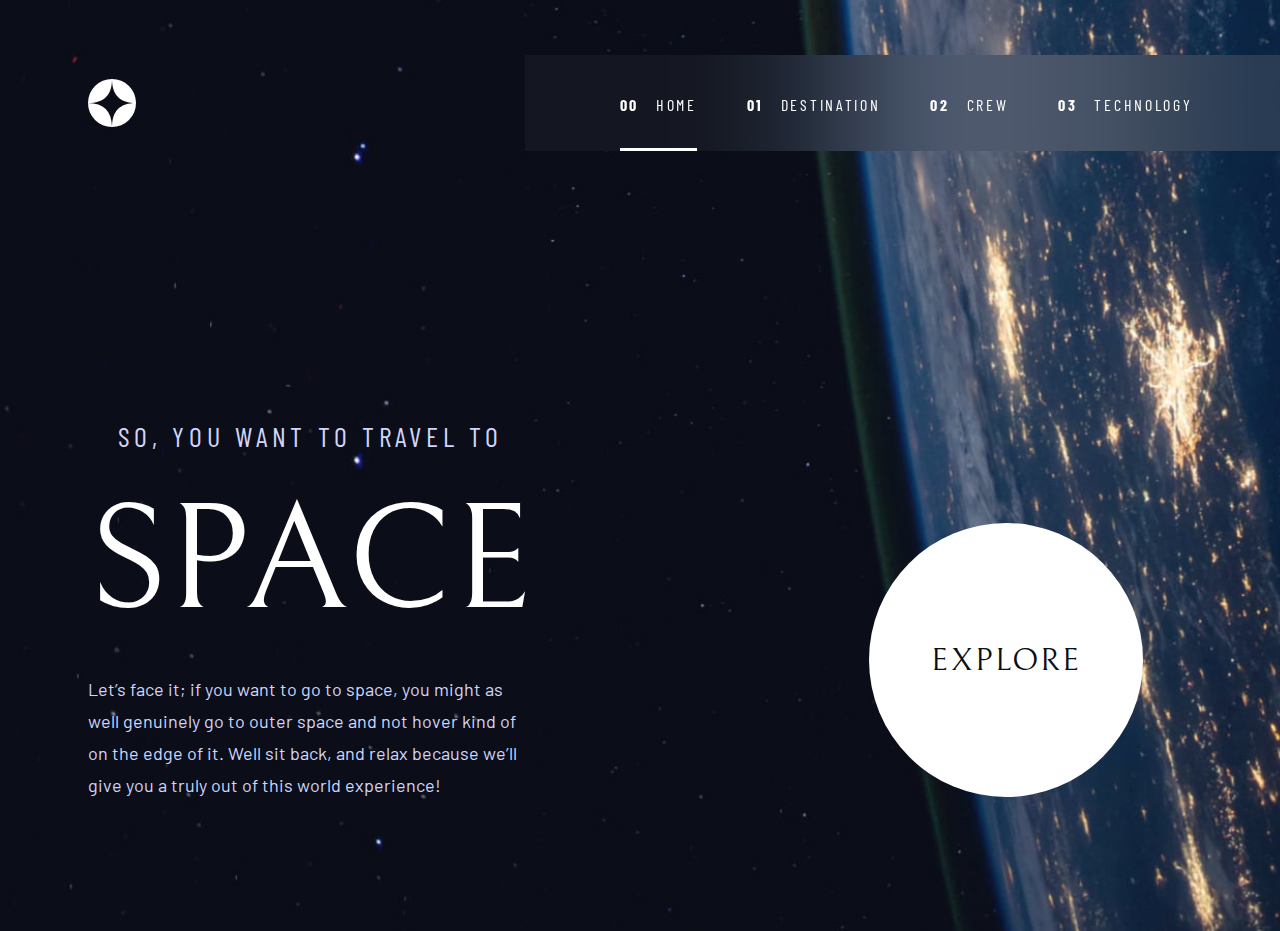
<file: index.html>
<!DOCTYPE html>
<html lang="en">
  <head>
    <meta charset="UTF-8" />
    <meta name="viewport" content="width=device-width, initial-scale=1.0" />
    <link rel="stylesheet" href="./css/index.css" />
    <link
      rel="icon"
      type="image/png"
      sizes="32x32"
      href="./assets/favicon-32x32.png" />

    <title>Frontend Mentor | Space tourism website</title>
    <link
      rel="stylesheet"
      href="https://site-assets.fontawesome.com/releases/v6.4.2/css/all.css" />
    <link
      rel="stylesheet"
      href="https://site-assets.fontawesome.com/releases/v6.4.2/css/sharp-solid.css" />
    <link
      rel="stylesheet"
      href="https://site-assets.fontawesome.com/releases/v6.4.2/css/sharp-regular.css" />
    <link
      rel="stylesheet"
      href="https://site-assets.fontawesome.com/releases/v6.4.2/css/sharp-light.css" />
  </head>
  <body>
    <header>
      <nav>
        <div class="nav_content container">
          <a class="logo" href="./index.html">
            <img src="./assets/shared/logo.svg" alt="" />
          </a>
          <input type="checkbox" id="check" />
          <label for="check" class="icons">
            <i class="fa-solid fa-bars" id="menu_bar"></i>
            <i class="fa-solid fa-xmark-large" id="close_bar"></i>
          </label>
          <ul class="navlist">
            <li class="link">
              <a href="#"><span>00</span> HOME</a>
            </li>
            <li class="link">
              <a href="./destination-moon.html"><span>01</span> DESTINATION</a>
            </li>
            <li class="link">
              <a href="./crew-commander.html"><span>02</span> CREW</a>
            </li>
            <li class="link">
              <a href="./technology-vehicle.html"><span>03</span> TECHNOLOGY</a>
            </li>
          </ul>
        </div>
      </nav>
      <div class="header_content container">
        <div class="header_text">
          <p>SO, YOU WANT TO TRAVEL TO</p>
          <h1>SPACE</h1>
          <p>
            Let’s face it; if you want to go to space, you might as well
            genuinely go to outer space and not hover kind of on the edge of it.
            Well sit back, and relax because we’ll give you a truly out of this
            world experience!
          </p>
        </div>
        <div class="header_btn">
          <button href="#">EXPLORE</button>
        </div>
      </div>
    </header>
  </body>
</html>
</file>
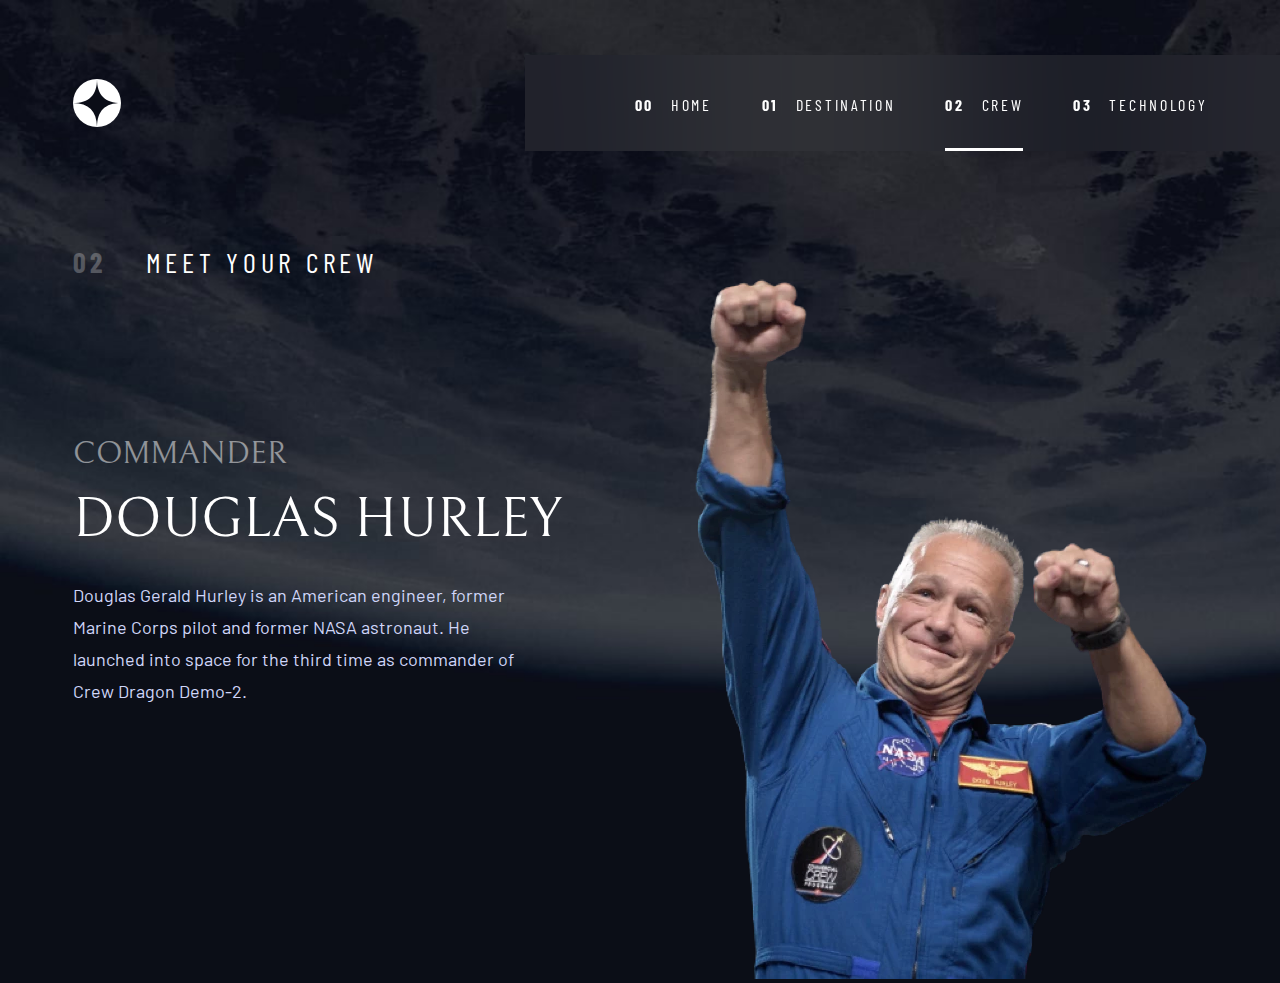
<file: crew-commander.html>
<!DOCTYPE html>
<html lang="en">
  <head>
    <meta charset="UTF-8" />
    <meta name="viewport" content="width=device-width, initial-scale=1.0" />
    <link rel="stylesheet" href="./css/crew.css" />
    <link
      rel="icon"
      type="image/png"
      sizes="32x32"
      href="./assets/favicon-32x32.png" />

    <title>Frontend Mentor | Space tourism website</title>
    <link
      rel="stylesheet"
      href="https://site-assets.fontawesome.com/releases/v6.4.2/css/all.css" />
    <link
      rel="stylesheet"
      href="https://site-assets.fontawesome.com/releases/v6.4.2/css/sharp-solid.css" />
    <link
      rel="stylesheet"
      href="https://site-assets.fontawesome.com/releases/v6.4.2/css/sharp-regular.css" />
    <link
      rel="stylesheet"
      href="https://site-assets.fontawesome.com/releases/v6.4.2/css/sharp-light.css" />
  </head>
  <body>
    <header>
      <nav>
        <div class="nav_content container">
          <a class="logo" href="./index.html">
            <img src="./assets/shared/logo.svg" alt="" />
          </a>
          <input type="checkbox" id="check" />
          <label for="check" class="icons">
            <i class="fa-solid fa-bars" id="menu_bar"></i>
            <i class="fa-solid fa-xmark-large" id="close_bar"></i>
          </label>
          <ul class="navlist">
            <li class="link">
              <a href="./index.html"><span>00</span> HOME</a>
            </li>
            <li class="link">
              <a href="./destination-moon.html"><span>01</span> DESTINATION</a>
            </li>
            <li class="link">
              <a href="#"><span>02</span> CREW</a>
            </li>
            <li class="link">
              <a href="./technology-vehicle.html"><span>03</span> TECHNOLOGY</a>
            </li>
          </ul>
        </div>
      </nav>
      <div class="header_content container">
      
        <div class="header_text">
          <div class="header_top_cnt">
            <h2>Commander</h2>
            <h1>Douglas Hurley</h1>
            <p>
              Douglas Gerald Hurley is an American engineer, former Marine Corps
              pilot and former NASA astronaut. He launched into space for the
              third time as commander of Crew Dragon Demo-2.
            </p>
          </div>

          <div class="links">
            <a href="#"><i class="fa-solid fa-circle"></i></a>
            <a href="./crew-specialist.html"
              ><i class="fa-solid fa-circle"></i
            ></a>
            <a href="./crew-pilot.html"><i class="fa-solid fa-circle"></i></a>
            <a href="./crew-engineer.html"
              ><i class="fa-solid fa-circle"></i
            ></a>
          </div>
        </div>
        <div class="header_img">
          <img src="./assets/crew/image-douglas-hurley.webp" alt="" />
        </div>
        <p><span>02</span> Meet your crew</p>
      </div>
    </header>
  </body>
</html>
</file>
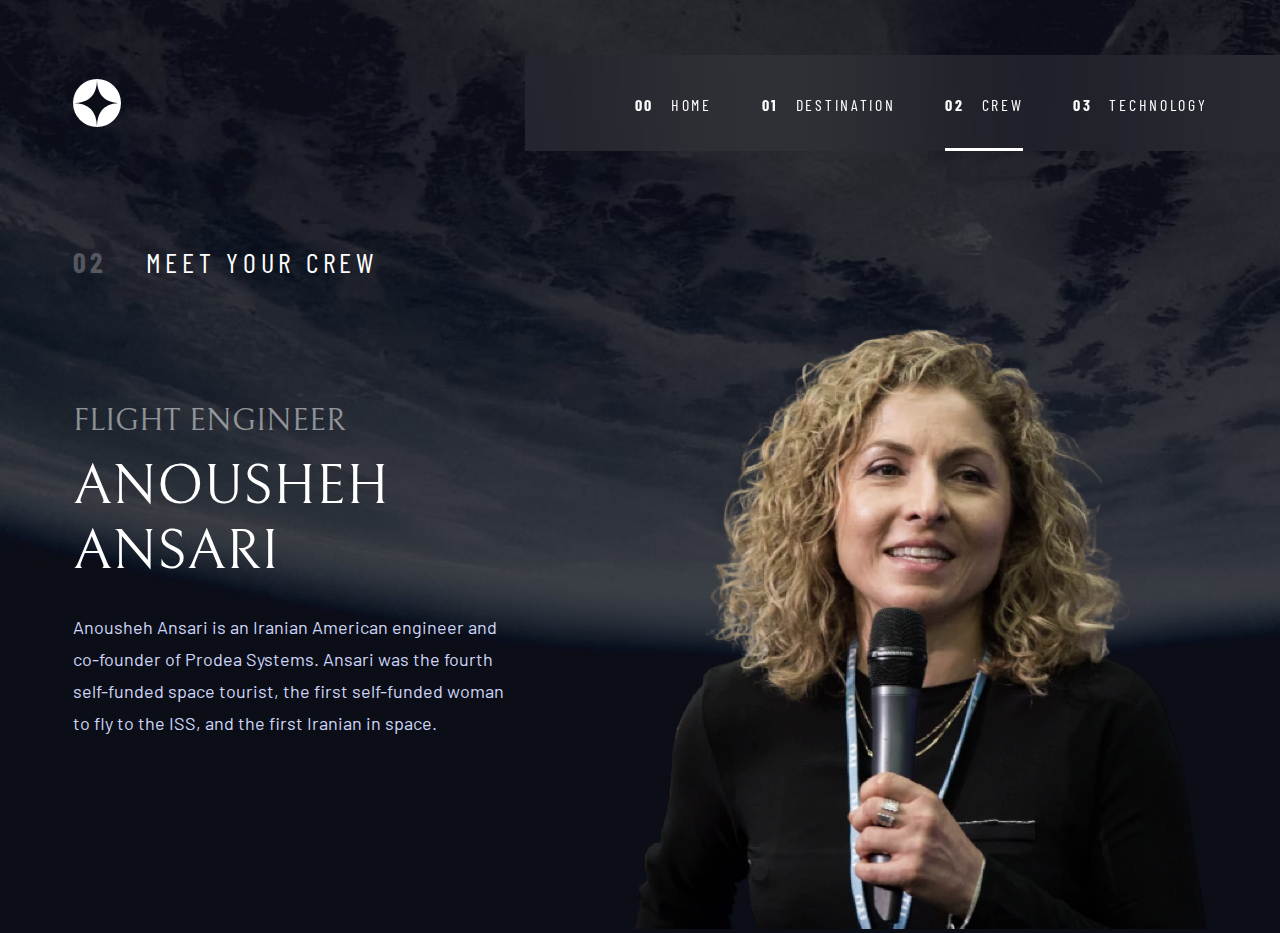
<file: crew-engineer.html>
<!DOCTYPE html>
<html lang="en">
  <head>
    <meta charset="UTF-8" />
    <meta name="viewport" content="width=device-width, initial-scale=1.0" />
    <link rel="stylesheet" href="./css/crew.css" />
    <link
      rel="icon"
      type="image/png"
      sizes="32x32"
      href="./assets/favicon-32x32.png" />

    <title>Frontend Mentor | Space tourism website</title>
    <link
      rel="stylesheet"
      href="https://site-assets.fontawesome.com/releases/v6.4.2/css/all.css" />
    <link
      rel="stylesheet"
      href="https://site-assets.fontawesome.com/releases/v6.4.2/css/sharp-solid.css" />
    <link
      rel="stylesheet"
      href="https://site-assets.fontawesome.com/releases/v6.4.2/css/sharp-regular.css" />
    <link
      rel="stylesheet"
      href="https://site-assets.fontawesome.com/releases/v6.4.2/css/sharp-light.css" />
  </head>
  <body>
    <header>
      <nav>
        <div class="nav_content container">
          <a class="logo" href="./index.html">
            <img src="./assets/shared/logo.svg" alt="" />
          </a>
          <input type="checkbox" id="check" />
          <label for="check" class="icons">
            <i class="fa-solid fa-bars" id="menu_bar"></i>
            <i class="fa-solid fa-xmark-large" id="close_bar"></i>
          </label>
          <ul class="navlist">
            <li class="link">
              <a href="./index.html"><span>00</span> HOME</a>
            </li>
            <li class="link">
              <a href="./destination-moon.html"><span>01</span> DESTINATION</a>
            </li>
            <li class="link">
              <a href="#"><span>02</span> CREW</a>
            </li>
            <li class="link">
              <a href="./technology-vehicle.html"><span>03</span> TECHNOLOGY</a>
            </li>
          </ul>
        </div>
      </nav>
      <div class="header_content header_content_4 container">
      
        <div class="header_text head_text_4">
          <div class="header_top_cnt header_top_cnt_4">
            <h2>Flight Engineer</h2>
            <h1>Anousheh Ansari</h1>
            <p>
              Anousheh Ansari is an Iranian American engineer and co-founder of
              Prodea Systems. Ansari was the fourth self-funded space tourist,
              the first self-funded woman to fly to the ISS, and the first
              Iranian in space.
            </p>
          </div>

          <div class="links links_sec4">
            <a href="./crew-commander.html"
              ><i class="fa-solid fa-circle"></i
            ></a>
            <a href="./crew-specialist.html"
              ><i class="fa-solid fa-circle"></i
            ></a>
            <a href="./crew-pilot.html"><i class="fa-solid fa-circle"></i></a>
            <a href="#"><i class="fa-solid fa-circle"></i></a>
          </div>
        </div>
        <div class="header_img">
          <img src="./assets/crew/image-anousheh-ansari.webp" alt="" />
        </div>
        <p><span>02</span> Meet your crew</p>
      </div>
    </header>
  </body>
</html>
</file>
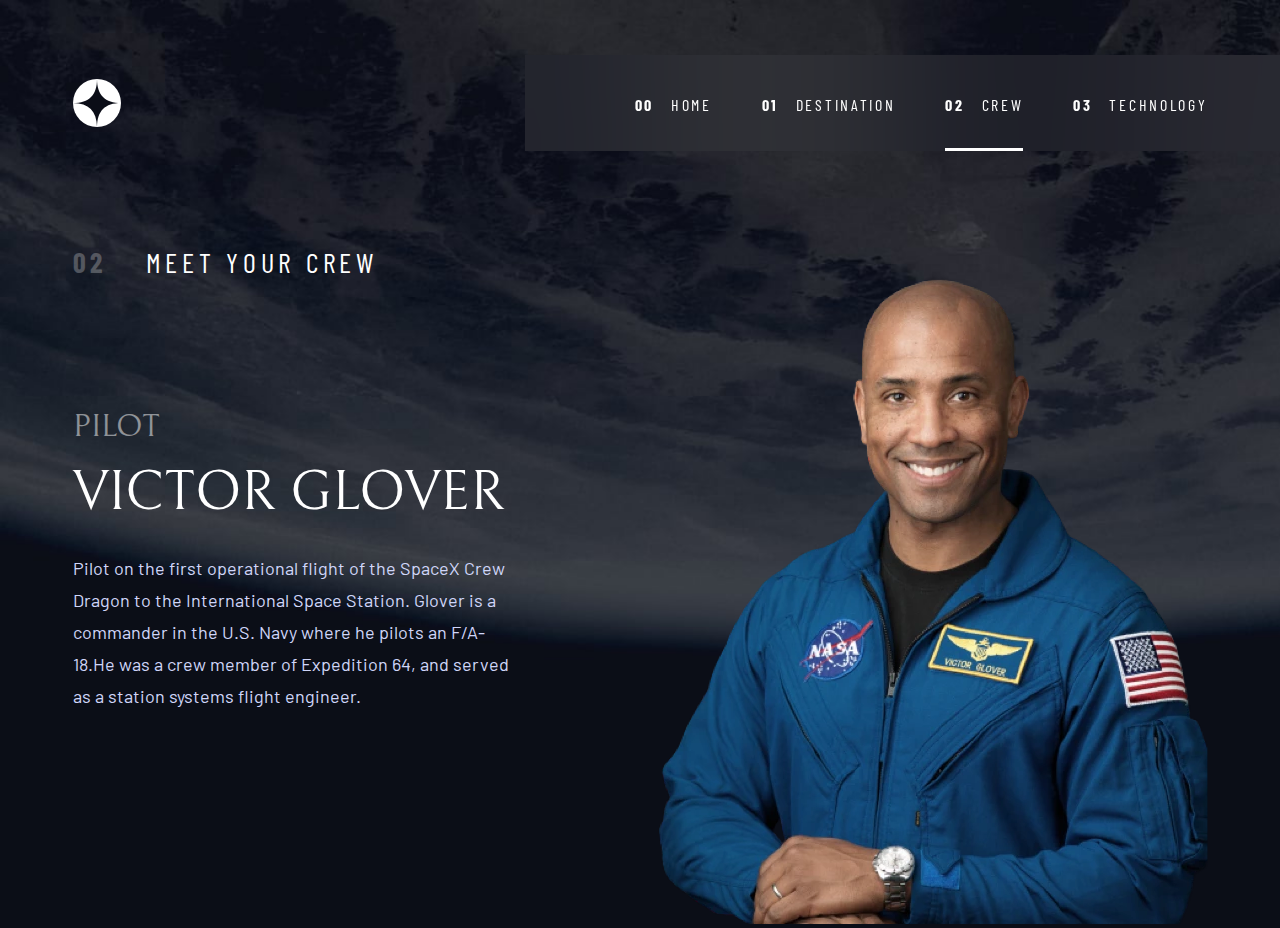
<file: crew-pilot.html>
<!DOCTYPE html>
<html lang="en">
  <head>
    <meta charset="UTF-8" />
    <meta name="viewport" content="width=device-width, initial-scale=1.0" />
    <link rel="stylesheet" href="./css/crew.css" />
    <link
      rel="icon"
      type="image/png"
      sizes="32x32"
      href="./assets/favicon-32x32.png" />

    <title>Frontend Mentor | Space tourism website</title>
    <link
      rel="stylesheet"
      href="https://site-assets.fontawesome.com/releases/v6.4.2/css/all.css" />
    <link
      rel="stylesheet"
      href="https://site-assets.fontawesome.com/releases/v6.4.2/css/sharp-solid.css" />
    <link
      rel="stylesheet"
      href="https://site-assets.fontawesome.com/releases/v6.4.2/css/sharp-regular.css" />
    <link
      rel="stylesheet"
      href="https://site-assets.fontawesome.com/releases/v6.4.2/css/sharp-light.css" />
  </head>
  <body>
    <header>
      <nav>
        <div class="nav_content container">
          <a class="logo" href="./index.html">
            <img src="./assets/shared/logo.svg" alt="" />
          </a>
          <input type="checkbox" id="check" />
          <label for="check" class="icons">
            <i class="fa-solid fa-bars" id="menu_bar"></i>
            <i class="fa-solid fa-xmark-large" id="close_bar"></i>
          </label>
          <ul class="navlist">
            <li class="link">
              <a href="./index.html"><span>00</span> HOME</a>
            </li>
            <li class="link">
              <a href="./destination-moon.html"><span>01</span> DESTINATION</a>
            </li>
            <li class="link">
              <a href="#"><span>02</span> CREW</a>
            </li>
            <li class="link">
              <a href="./technology-vehicle.html"><span>03</span> TECHNOLOGY</a>
            </li>
          </ul>
        </div>
      </nav>
      <div class="header_content container">
        <div class="header_text">
          <div class="header_top_cnt header_top_cnt_3">
            <h2>Pilot</h2>
            <h1>Victor Glover</h1>
            <p>
              Pilot on the first operational flight of the SpaceX Crew Dragon to
              the International Space Station. Glover is a commander in the U.S.
              Navy where he pilots an F/A-18.He was a crew member of Expedition
              64, and served as a station systems flight engineer.
            </p>
          </div>

          <div class="links links_sec3">
            <a href="./crew-commander.html"
              ><i class="fa-solid fa-circle"></i
            ></a>
            <a href="./crew-specialist.html"
              ><i class="fa-solid fa-circle"></i
            ></a>
            <a href="#"><i class="fa-solid fa-circle"></i></a>
            <a href="./crew-engineer.html"
              ><i class="fa-solid fa-circle"></i
            ></a>
          </div>
        </div>
        <div class="header_img">
          <img src="./assets/crew/image-victor-glover.webp" alt="" />
        </div>
        <p><span>02</span> Meet your crew</p>
      </div>
    </header>
  </body>
</html>
</file>
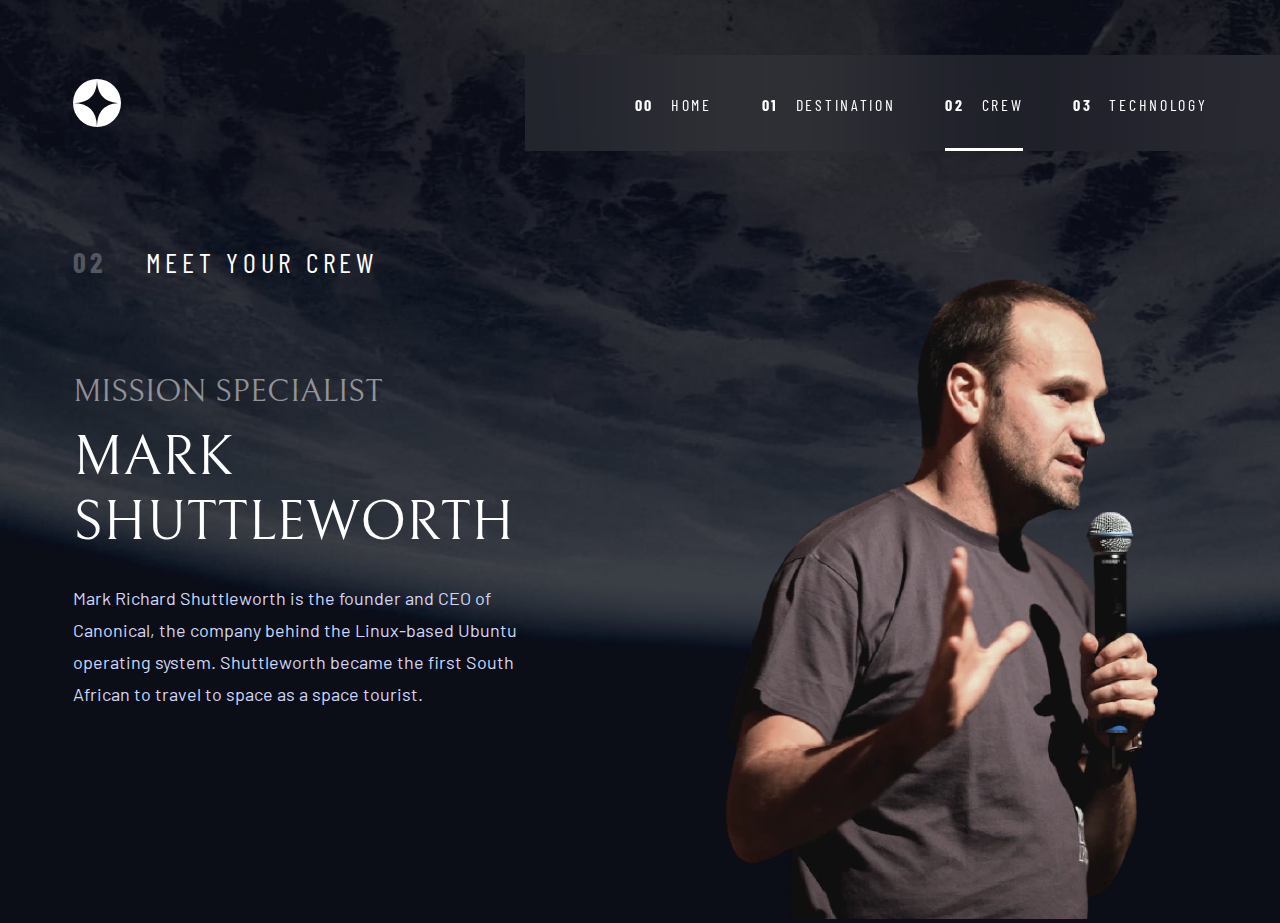
<file: crew-specialist.html>
<!DOCTYPE html>
<html lang="en">
  <head>
    <meta charset="UTF-8" />
    <meta name="viewport" content="width=device-width, initial-scale=1.0" />
    <link rel="stylesheet" href="./css/crew.css" />
    <link
      rel="icon"
      type="image/png"
      sizes="32x32"
      href="./assets/favicon-32x32.png" />

    <title>Frontend Mentor | Space tourism website</title>
    <link
      rel="stylesheet"
      href="https://site-assets.fontawesome.com/releases/v6.4.2/css/all.css" />
    <link
      rel="stylesheet"
      href="https://site-assets.fontawesome.com/releases/v6.4.2/css/sharp-solid.css" />
    <link
      rel="stylesheet"
      href="https://site-assets.fontawesome.com/releases/v6.4.2/css/sharp-regular.css" />
    <link
      rel="stylesheet"
      href="https://site-assets.fontawesome.com/releases/v6.4.2/css/sharp-light.css" />
  </head>
  <body>
    <header>
      <nav>
        <div class="nav_content container">
          <a class="logo" href="./index.html">
            <img src="./assets/shared/logo.svg" alt="" />
          </a>
          <input type="checkbox" id="check" />
          <label for="check" class="icons">
            <i class="fa-solid fa-bars" id="menu_bar"></i>
            <i class="fa-solid fa-xmark-large" id="close_bar"></i>
          </label>
          <ul class="navlist">
            <li class="link">
              <a href="./index.html"><span>00</span> HOME</a>
            </li>
            <li class="link">
              <a href="./destination-moon.html"><span>01</span> DESTINATION</a>
            </li>
            <li class="link">
              <a href="#"><span>02</span> CREW</a>
            </li>
            <li class="link">
              <a href="./technology-vehicle.html"><span>03</span> TECHNOLOGY</a>
            </li>
          </ul>
        </div>
      </nav>
      <div class="header_content header_content_2 container">
       
        <div class="header_text head_2">
          <div class="header_top_cnt header_top_cnt_2">
            <h2>Mission Specialist</h2>
            <h1>MARK SHUTTLEWORTH</h1>
            <p>
              Mark Richard Shuttleworth is the founder and CEO of Canonical, the
              company behind the Linux-based Ubuntu operating system.
              Shuttleworth became the first South African to travel to space as
              a space tourist.
            </p>
          </div>

          <div class="links links_sec2">
            <a href="./crew-commander.html"
              ><i class="fa-solid fa-circle"></i
            ></a>
            <a href="#"><i class="fa-solid fa-circle"></i></a>
            <a href="./crew-pilot.html"><i class="fa-solid fa-circle"></i></a>
            <a href="./crew-engineer.html"
              ><i class="fa-solid fa-circle"></i
            ></a>
          </div>
        </div>
        <div class="header_img specialist">
          <img src="./assets/crew/image-mark-shuttleworth.webp" alt="" />
        </div>
        <p><span>02</span> Meet your crew</p>
      </div>
    </header>
  </body>
</html>
</file>
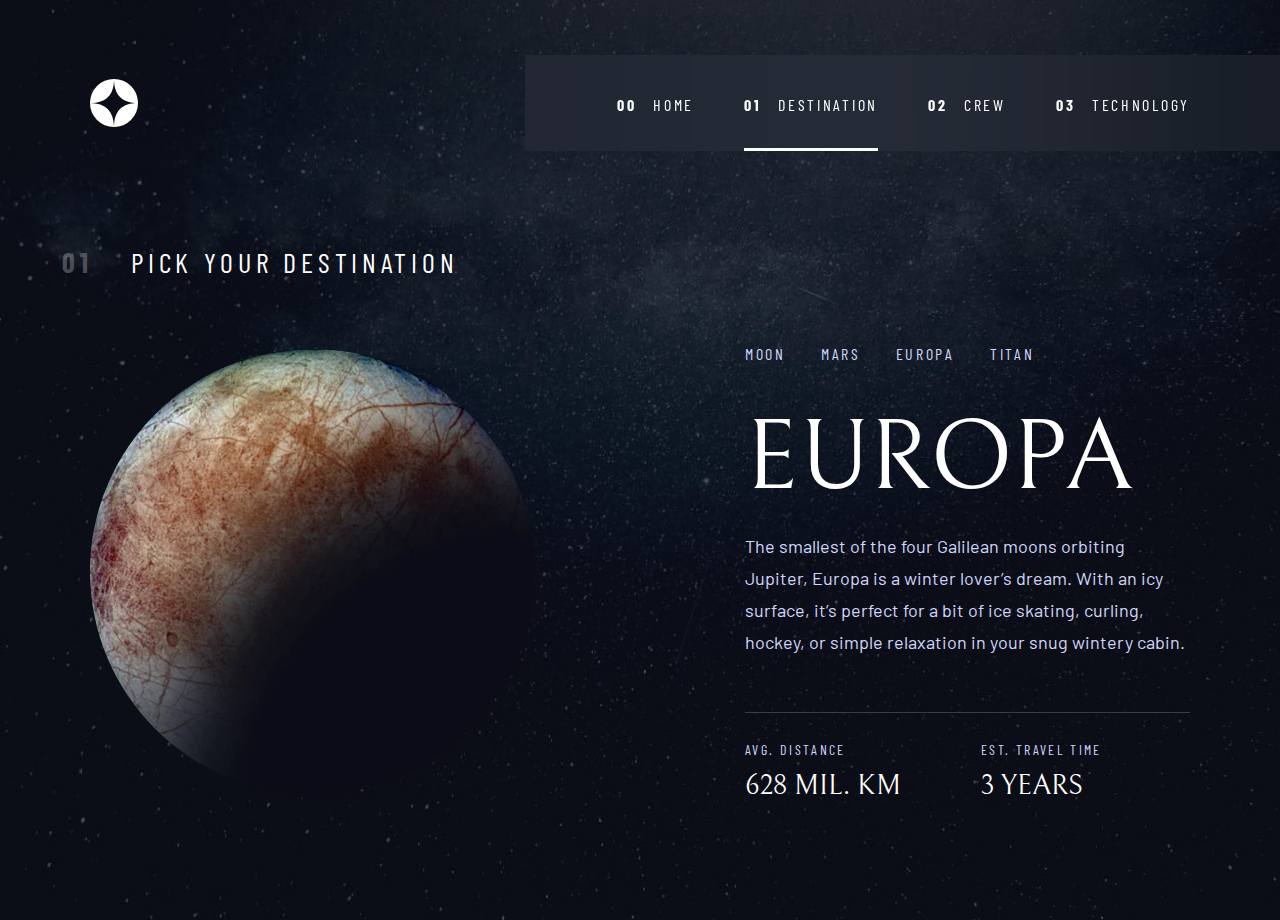
<file: destination-europa.html>
<!DOCTYPE html>
<html lang="en">
  <head>
    <meta charset="UTF-8" />
    <meta name="viewport" content="width=device-width, initial-scale=1.0" />

    <link
      rel="icon"
      type="image/png"
      sizes="32x32"
      href="./assets/favicon-32x32.png" />

    <title>Frontend Mentor | Space tourism website</title>
    <link
      rel="stylesheet"
      href="https://site-assets.fontawesome.com/releases/v6.4.2/css/all.css" />
    <link
      rel="stylesheet"
      href="https://site-assets.fontawesome.com/releases/v6.4.2/css/sharp-solid.css" />
    <link
      rel="stylesheet"
      href="https://site-assets.fontawesome.com/releases/v6.4.2/css/sharp-regular.css" />
    <link
      rel="stylesheet"
      href="https://site-assets.fontawesome.com/releases/v6.4.2/css/sharp-light.css" />
    <link rel="stylesheet" href="./css/moon.css" />
  </head>
  <body>
    <header>
      <nav>
        <div class="nav_content container">
          <a class="logo" href="./index.html">
            <img src="./assets/shared/logo.svg" alt="" />
          </a>
          <input type="checkbox" id="check" />
          <label for="check" class="icons">
            <i class="fa-solid fa-bars" id="menu_bar"></i>
            <i class="fa-solid fa-xmark-large" id="close_bar"></i>
          </label>
          <ul class="navlist">
            <li class="link">
              <a href="./index.html"><span>00</span> HOME</a>
            </li>
            <li class="link">
              <a href="#"><span>01</span> DESTINATION</a>
            </li>
            <li class="link">
              <a href="./crew-commander.html"><span>02</span> CREW</a>
            </li>
            <li class="link">
              <a href="./technology-vehicle.html"><span>03</span> TECHNOLOGY</a>
            </li>
          </ul>
        </div>
      </nav>
      <div class="header_content container">
        <p><span>01</span> Pick your destination</p>
        <div class="header_img">
          <img src="./assets/destination/image-europa.webp" alt="" />
        </div>
        <div class="header_text">
          <ul>
            <li class="destination_link">
              <a href="./destination-moon.html">MOON</a>
            </li>
            <li class="destination_link">
              <a href="./destination-mars.html">MARS</a>
            </li>
            <li class="destination_link">
              <a href="#">EUROPA</a>
            </li>
            <li class="destination_link">
              <a href="./destination-titan.html">TITAN</a>
            </li>
          </ul>
          <h1>EUROPA</h1>
          <p>
            The smallest of the four Galilean moons orbiting Jupiter, Europa is
            a winter lover’s dream. With an icy surface, it’s perfect for a bit
            of ice skating, curling, hockey, or simple relaxation in your snug
            wintery cabin.
          </p>
          <div class="information_boxes">
            <div class="info_box">
              <p>AVG. DISTANCE</p>
              <h2>628 MIL. km</h2>
            </div>
            <div class="info_box">
              <p>Est. travel time</p>
              <h2>3 YEARS</h2>
            </div>
          </div>
        </div>
      </div>
    </header>
  </body>
</html>
</file>
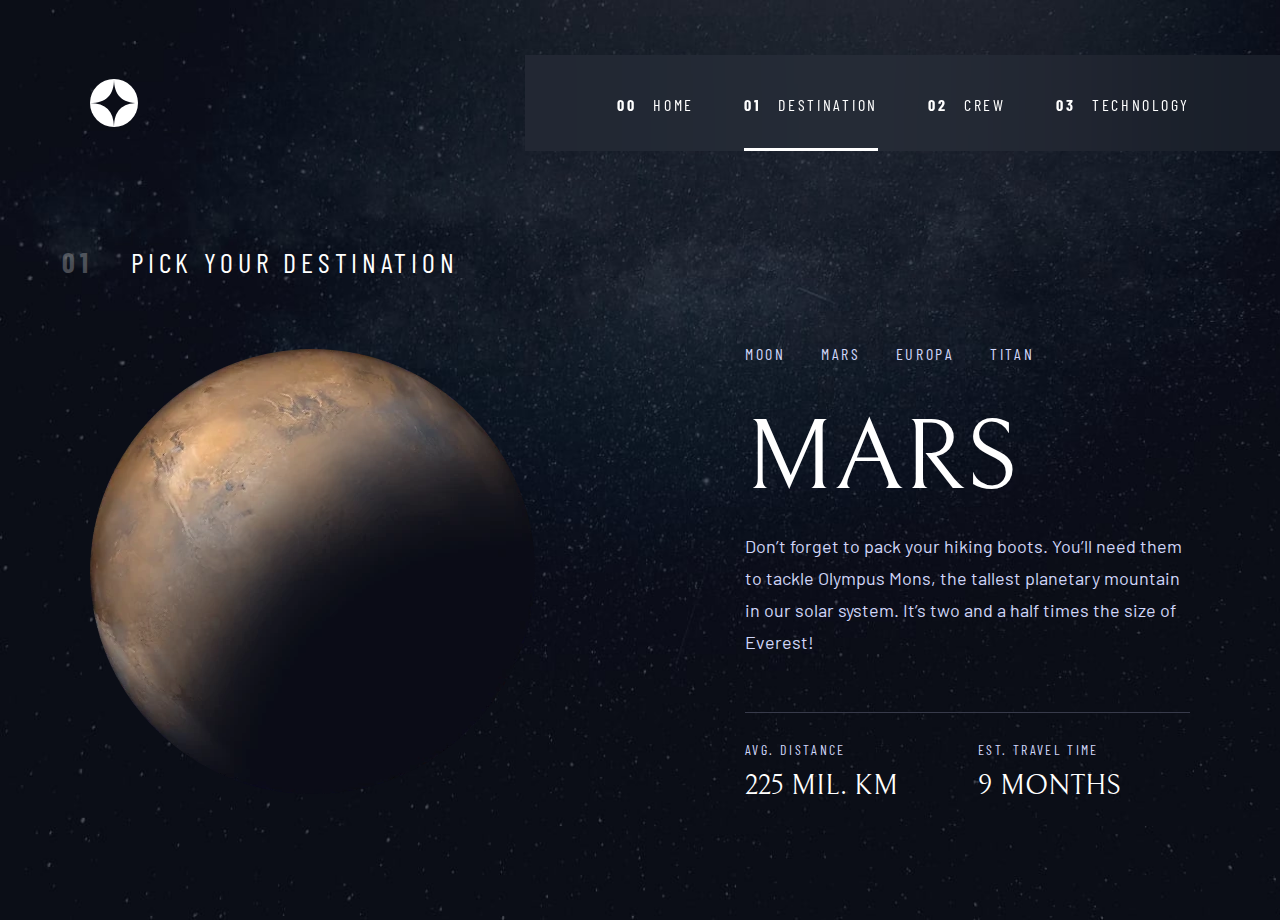
<file: destination-mars.html>
<!DOCTYPE html>
<html lang="en">
  <head>
    <meta charset="UTF-8" />
    <meta name="viewport" content="width=device-width, initial-scale=1.0" />

    <link
      rel="icon"
      type="image/png"
      sizes="32x32"
      href="./assets/favicon-32x32.png" />

    <title>Frontend Mentor | Space tourism website</title>
    <link
      rel="stylesheet"
      href="https://site-assets.fontawesome.com/releases/v6.4.2/css/all.css" />
    <link
      rel="stylesheet"
      href="https://site-assets.fontawesome.com/releases/v6.4.2/css/sharp-solid.css" />
    <link
      rel="stylesheet"
      href="https://site-assets.fontawesome.com/releases/v6.4.2/css/sharp-regular.css" />
    <link
      rel="stylesheet"
      href="https://site-assets.fontawesome.com/releases/v6.4.2/css/sharp-light.css" />
    <link rel="stylesheet" href="./css/moon.css" />
  </head>
  <body>
    <header>
      <nav>
        <div class="nav_content container">
          <a class="logo" href="./index.html">
            <img src="./assets/shared/logo.svg" alt="" />
          </a>
          <input type="checkbox" id="check" />
          <label for="check" class="icons">
            <i class="fa-solid fa-bars" id="menu_bar"></i>
            <i class="fa-solid fa-xmark-large" id="close_bar"></i>
          </label>
          <ul class="navlist">
            <li class="link">
              <a href="./index.html"><span>00</span> HOME</a>
            </li>
            <li class="link">
              <a href="#"><span>01</span> DESTINATION</a>
            </li>
            <li class="link">
              <a href="./crew-commander.html"><span>02</span> CREW</a>
            </li>
            <li class="link">
              <a href="./technology-vehicle.html"><span>03</span> TECHNOLOGY</a>
            </li>
          </ul>
        </div>
      </nav>
      <div class="header_content container">
        <p><span>01</span> Pick your destination</p>
        <div class="header_img">
          <img src="./assets/destination/image-mars.webp" alt="" />
        </div>
        <div class="header_text">
          <ul>
            <li class="destination_link">
              <a href="./destination-moon.html">MOON</a>
            </li>
            <li class="destination_link"><a href="#">MARS</a></li>
            <li class="destination_link"><a href="./destination-europa.html">EUROPA</a></li>
            <li class="destination_link"><a href="./destination-titan.html">TITAN</a></li>
          </ul>
          <h1>MARS</h1>
          <p>
            Don’t forget to pack your hiking boots. You’ll need them to tackle
            Olympus Mons, the tallest planetary mountain in our solar system.
            It’s two and a half times the size of Everest!
          </p>
          <div class="information_boxes">
            <div class="info_box">
              <p>AVG. DISTANCE</p>
              <h2>225 MIL. km</h2>
            </div>
            <div class="info_box">
              <p>Est. travel time</p>
              <h2>9 MONTHS</h2>
            </div>
          </div>
        </div>
      </div>
    </header>
  </body>
</html>
</file>
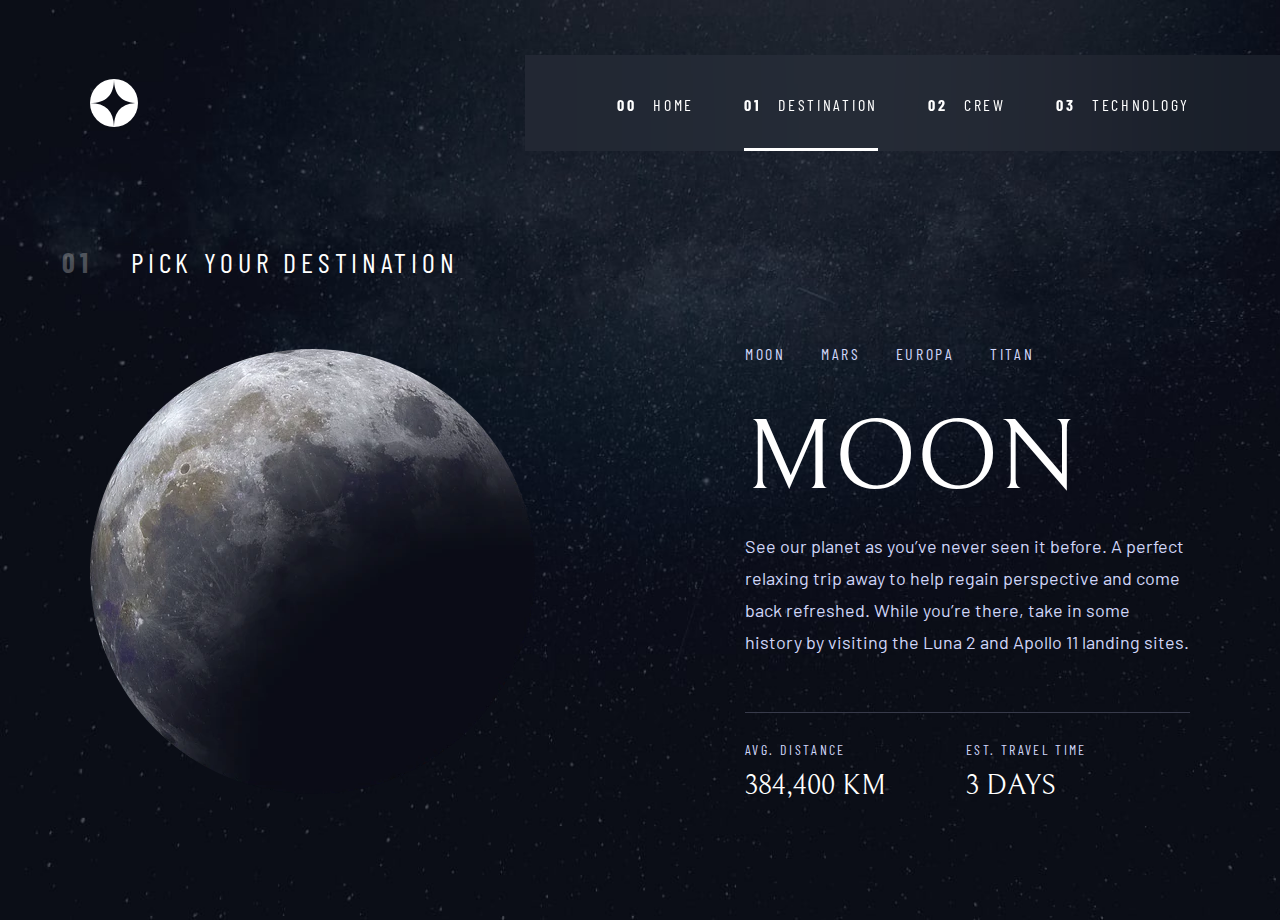
<file: destination-moon.html>
<!DOCTYPE html>
<html lang="en">
  <head>
    <meta charset="UTF-8" />
    <meta name="viewport" content="width=device-width, initial-scale=1.0" />

    <link
      rel="icon"
      type="image/png"
      sizes="32x32"
      href="./assets/favicon-32x32.png" />

    <title>Frontend Mentor | Space tourism website</title>
    <link
      rel="stylesheet"
      href="https://site-assets.fontawesome.com/releases/v6.4.2/css/all.css" />
    <link
      rel="stylesheet"
      href="https://site-assets.fontawesome.com/releases/v6.4.2/css/sharp-solid.css" />
    <link
      rel="stylesheet"
      href="https://site-assets.fontawesome.com/releases/v6.4.2/css/sharp-regular.css" />
    <link
      rel="stylesheet"
      href="https://site-assets.fontawesome.com/releases/v6.4.2/css/sharp-light.css" />
    <link rel="stylesheet" href="./css/moon.css" />
  </head>
  <body>
    <header>
      <nav>
        <div class="nav_content container">
          <a class="logo" href="./index.html">
            <img src="./assets/shared/logo.svg" alt="" />
          </a>
          <input type="checkbox" id="check" />
          <label for="check" class="icons">
            <i class="fa-solid fa-bars" id="menu_bar"></i>
            <i class="fa-solid fa-xmark-large" id="close_bar"></i>
          </label>
          <ul class="navlist">
            <li class="link">
              <a href="./index.html"><span>00</span> HOME</a>
            </li>
            <li class="link">
              <a href="#"><span>01</span> DESTINATION</a>
            </li>
            <li class="link">
              <a href="./crew-commander.html"><span>02</span> CREW</a>
            </li>
            <li class="link">
              <a href="./technology-vehicle.html"><span>03</span> TECHNOLOGY</a>
            </li>
          </ul>
        </div>
      </nav>
      <div class="header_content container">
        <p><span>01</span> Pick your destination</p>
        <div class="header_img">
          <img src="./assets/destination/image-moon.webp" alt="" />
        </div>
        <div class="header_text">
          <ul>
            <li class="destination_link">
              <a href="#">MOON</a>
            </li>
            <li class="destination_link">
              <a href="./destination-mars.html">MARS</a>
            </li>
            <li class="destination_link">
              <a href="./destination-europa.html">EUROPA</a>
            </li>
            <li class="destination_link">
              <a href="./destination-titan.html">TITAN</a>
            </li>
          </ul>
          <h1>MOON</h1>
          <p>
            See our planet as you’ve never seen it before. A perfect relaxing
            trip away to help regain perspective and come back refreshed. While
            you’re there, take in some history by visiting the Luna 2 and Apollo
            11 landing sites.
          </p>
          <div class="information_boxes">
            <div class="info_box">
              <p>AVG. DISTANCE</p>
              <h2>384,400 km</h2>
            </div>
            <div class="info_box">
              <p>Est. travel time</p>
              <h2>3 DAYS</h2>
            </div>
          </div>
        </div>
      </div>
    </header>
  </body>
</html>
</file>
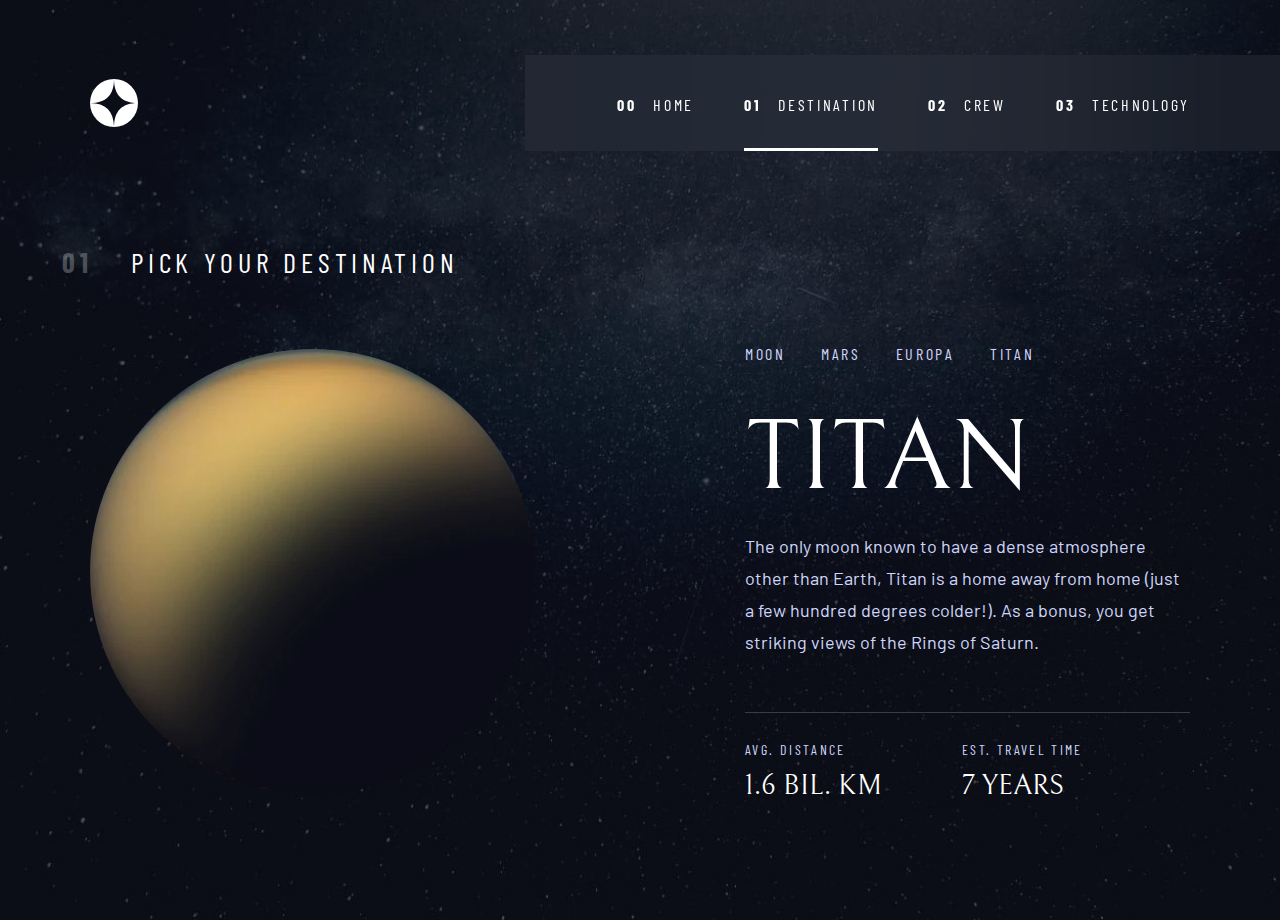
<file: destination-titan.html>
<!DOCTYPE html>
<html lang="en">
  <head>
    <meta charset="UTF-8" />
    <meta name="viewport" content="width=device-width, initial-scale=1.0" />

    <link
      rel="icon"
      type="image/png"
      sizes="32x32"
      href="./assets/favicon-32x32.png" />

    <title>Frontend Mentor | Space tourism website</title>
    <link
      rel="stylesheet"
      href="https://site-assets.fontawesome.com/releases/v6.4.2/css/all.css" />
    <link
      rel="stylesheet"
      href="https://site-assets.fontawesome.com/releases/v6.4.2/css/sharp-solid.css" />
    <link
      rel="stylesheet"
      href="https://site-assets.fontawesome.com/releases/v6.4.2/css/sharp-regular.css" />
    <link
      rel="stylesheet"
      href="https://site-assets.fontawesome.com/releases/v6.4.2/css/sharp-light.css" />
    <link rel="stylesheet" href="./css/moon.css" />
  </head>
  <body>
    <header>
      <nav>
        <div class="nav_content container">
          <a class="logo" href="./index.html">
            <img src="./assets/shared/logo.svg" alt="" />
          </a>
          <input type="checkbox" id="check" />
          <label for="check" class="icons">
            <i class="fa-solid fa-bars" id="menu_bar"></i>
            <i class="fa-solid fa-xmark-large" id="close_bar"></i>
          </label>
          <ul class="navlist">
            <li class="link">
              <a href="./index.html"><span>00</span> HOME</a>
            </li>
            <li class="link">
              <a href="#"><span>01</span> DESTINATION</a>
            </li>
            <li class="link">
              <a href="./crew-commander.html"><span>02</span> CREW</a>
            </li>
            <li class="link">
              <a href="./technology-vehicle.html"><span>03</span> TECHNOLOGY</a>
            </li>
          </ul>
        </div>
      </nav>
      <div class="header_content container">
        <p><span>01</span> Pick your destination</p>
        <div class="header_img">
          <img src="./assets/destination/image-titan.webp" alt="" />
        </div>
        <div class="header_text">
          <ul>
            <li class="destination_link">
              <a href="./destination-moon.html">MOON</a>
            </li>
            <li class="destination_link">
              <a href="./destination-mars.html">MARS</a>
            </li>
            <li class="destination_link">
              <a href="./destination-europa.html">EUROPA</a>
            </li>
            <li class="destination_link">
              <a href="#">TITAN</a>
            </li>
          </ul>
          <h1>TITAN</h1>
          <p>
            The only moon known to have a dense atmosphere other than Earth,
            Titan is a home away from home (just a few hundred degrees colder!).
            As a bonus, you get striking views of the Rings of Saturn.
          </p>
          <div class="information_boxes">
            <div class="info_box">
              <p>AVG. DISTANCE</p>
              <h2>1.6 BIL. km</h2>
            </div>
            <div class="info_box">
              <p>Est. travel time</p>
              <h2>7 YEARS</h2>
            </div>
          </div>
        </div>
      </div>
    </header>
  </body>
</html>
</file>
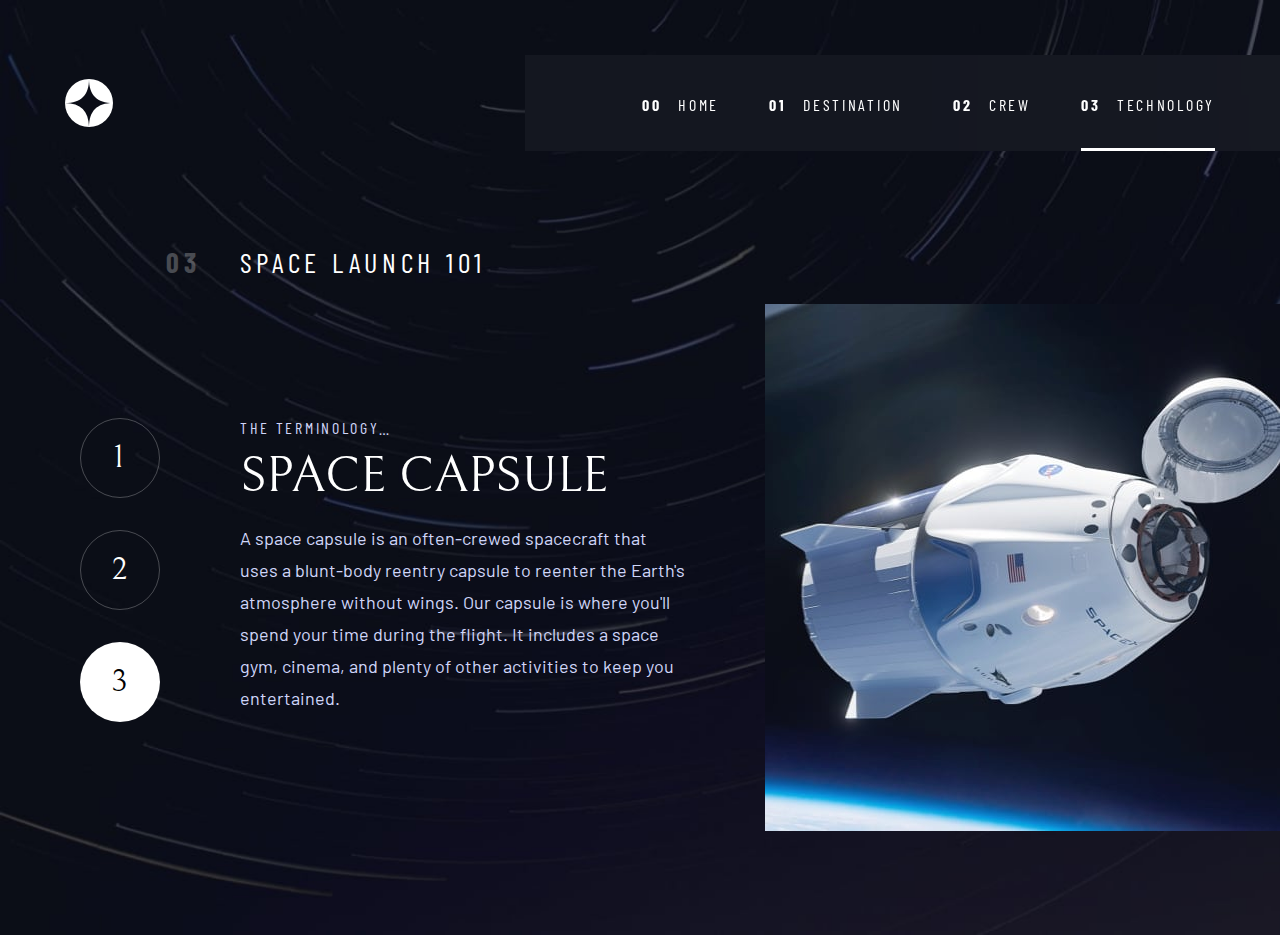
<file: technology-capsule.html>
<!DOCTYPE html>
<html lang="en">
  <head>
    <meta charset="UTF-8" />
    <meta name="viewport" content="width=device-width, initial-scale=1.0" />
    <link rel="stylesheet" href="./css/technology.css" />
    <link
      rel="icon"
      type="image/png"
      sizes="32x32"
      href="./assets/favicon-32x32.png" />

    <title>Frontend Mentor | Space tourism website</title>
    <link
      rel="stylesheet"
      href="https://site-assets.fontawesome.com/releases/v6.4.2/css/all.css" />
    <link
      rel="stylesheet"
      href="https://site-assets.fontawesome.com/releases/v6.4.2/css/sharp-solid.css" />
    <link
      rel="stylesheet"
      href="https://site-assets.fontawesome.com/releases/v6.4.2/css/sharp-regular.css" />
    <link
      rel="stylesheet"
      href="https://site-assets.fontawesome.com/releases/v6.4.2/css/sharp-light.css" />
  </head>
  <body>
    <header>
      <nav>
        <div class="nav_content container">
          <a class="logo" href="./index.html">
            <img src="./assets/shared/logo.svg" alt="" />
          </a>
          <input type="checkbox" id="check" />
          <label for="check" class="icons">
            <i class="fa-solid fa-bars" id="menu_bar"></i>
            <i class="fa-solid fa-xmark-large" id="close_bar"></i>
          </label>
          <ul class="navlist">
            <li class="link">
              <a href="./index.html"><span>00</span> HOME</a>
            </li>
            <li class="link">
              <a href="./destination-moon.html"><span>01</span> DESTINATION</a>
            </li>
            <li class="link">
              <a href="./crew-commander.html"><span>02</span> CREW</a>
            </li>
            <li class="link">
              <a href="#"><span>03</span> TECHNOLOGY</a>
            </li>
          </ul>
        </div>
      </nav>
      <div class="header_content main_container">
        <div class="header_text container">
          <div class="header_secrion_links header_links_3">
            <a href="./technology-vehicle.html">1</a>
            <a href="./technology-spaceport.html">2</a>
            <a href="#">3</a>
          </div>
          <div class="header_text_content">
            <p>THE TERMINOLOGY…</p>
            <h1>SPACE CAPSULE</h1>
            <p>
              A space capsule is an often-crewed spacecraft that uses a
              blunt-body reentry capsule to reenter the Earth's atmosphere
              without wings. Our capsule is where you'll spend your time during
              the flight. It includes a space gym, cinema, and plenty of other
              activities to keep you entertained.
            </p>
          </div>
        </div>
        <div class="header_img">
          <img
            src="./assets/technology/image-space-capsule-portrait.jpg"
            alt="" />
          <img
            src="./assets/technology/image-space-capsule-landscape.jpg"
            alt="" />
        </div>
        <p><span>03</span> SPACE LAUNCH 101</p>
      </div>
    </header>
  </body>
</html>
</file>
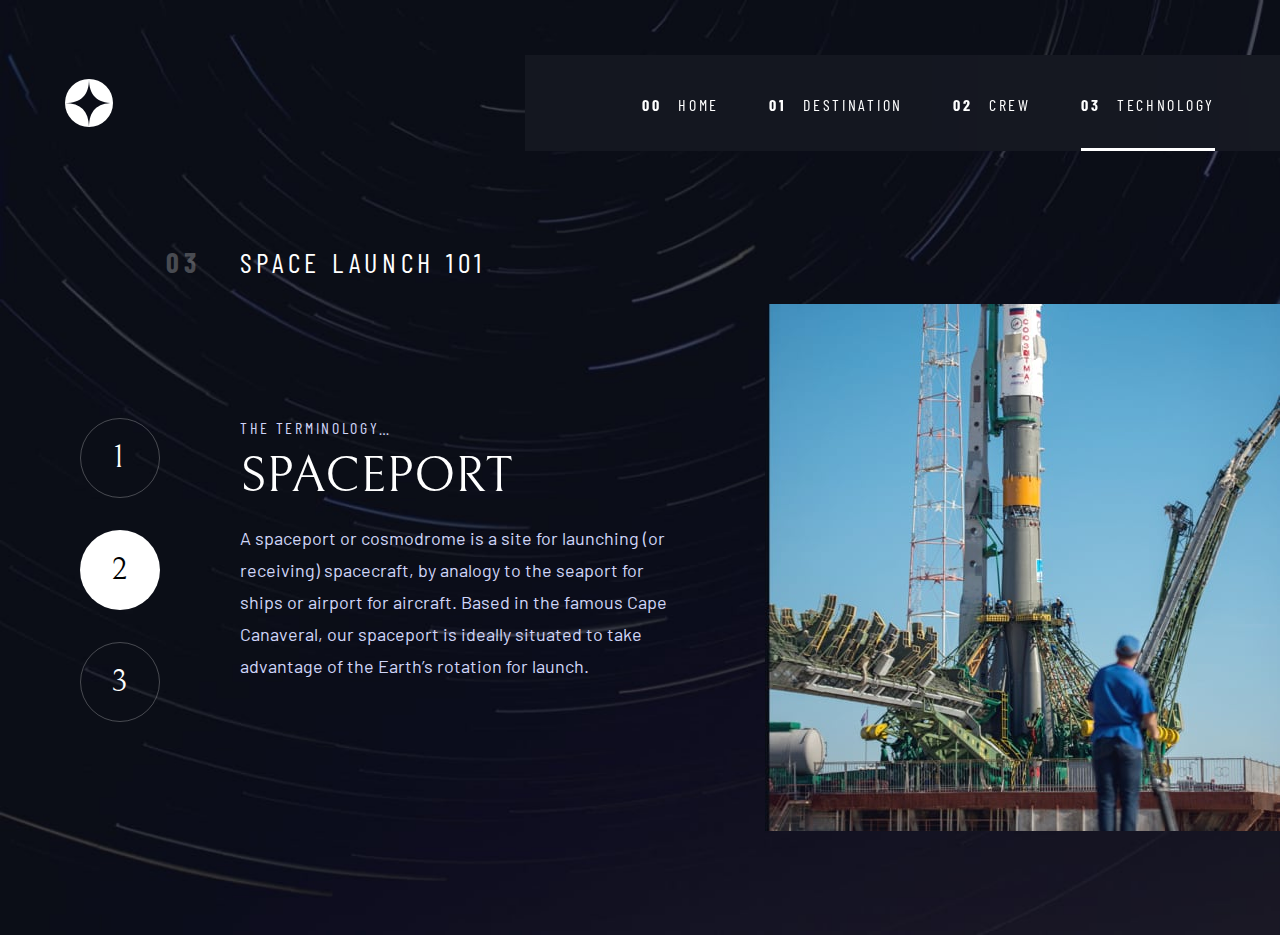
<file: technology-spaceport.html>
<!DOCTYPE html>
<html lang="en">
  <head>
    <meta charset="UTF-8" />
    <meta name="viewport" content="width=device-width, initial-scale=1.0" />
    <link rel="stylesheet" href="./css/technology.css" />
    <link
      rel="icon"
      type="image/png"
      sizes="32x32"
      href="./assets/favicon-32x32.png" />

    <title>Frontend Mentor | Space tourism website</title>
    <link
      rel="stylesheet"
      href="https://site-assets.fontawesome.com/releases/v6.4.2/css/all.css" />
    <link
      rel="stylesheet"
      href="https://site-assets.fontawesome.com/releases/v6.4.2/css/sharp-solid.css" />
    <link
      rel="stylesheet"
      href="https://site-assets.fontawesome.com/releases/v6.4.2/css/sharp-regular.css" />
    <link
      rel="stylesheet"
      href="https://site-assets.fontawesome.com/releases/v6.4.2/css/sharp-light.css" />
  </head>
  <body>
    <header>

        <nav>
          <div class="nav_content container">
            <a class="logo" href="./index.html">
              <img src="./assets/shared/logo.svg" alt="" />
            </a>
            <input type="checkbox" id="check" />
            <label for="check" class="icons">
              <i class="fa-solid fa-bars" id="menu_bar"></i>
              <i class="fa-solid fa-xmark-large" id="close_bar"></i>
            </label>
            <ul class="navlist">
              <li class="link">
                <a href="./index.html"><span>00</span> HOME</a>
              </li>
              <li class="link">
                <a href="./destination-moon.html"><span>01</span> DESTINATION</a>
              </li>
              <li class="link">
                <a href="./crew-commander.html"><span>02</span> CREW</a>
              </li>
              <li class="link">
                <a href="#"><span>03</span> TECHNOLOGY</a>
              </li>
            </ul>
          </div>
        </nav>
        <div class="header_content main_container ">
         
          <div class="header_text container">
            <div class="header_secrion_links header_links_2">
              <a href="./technology-vehicle.html">1</a>
              <a href="#">2</a>
              <a href="./technology-capsule.html">3</a>
            </div>
            <div class="header_text_content">
              <p>THE TERMINOLOGY…</p>
              <h1>SPACEPORT</h1>
              <p>
                A spaceport or cosmodrome is a site for launching (or receiving)
                spacecraft, by analogy to the seaport for ships or airport for
                aircraft. Based in the famous Cape Canaveral, our spaceport is
                ideally situated to take advantage of the Earth’s rotation for
                launch.
              </p>
            </div>
          </div>
          <div class="header_img">
            <img
              src="./assets/technology/image-spaceport-portrait.jpg"
              alt="" />
              <img src="./assets/technology/image-spaceport-landscape.jpg" alt="">
          </div>
          <p><span>03</span> SPACE LAUNCH 101</p>
        </div>
    </header>
  </body>
</html>
</file>
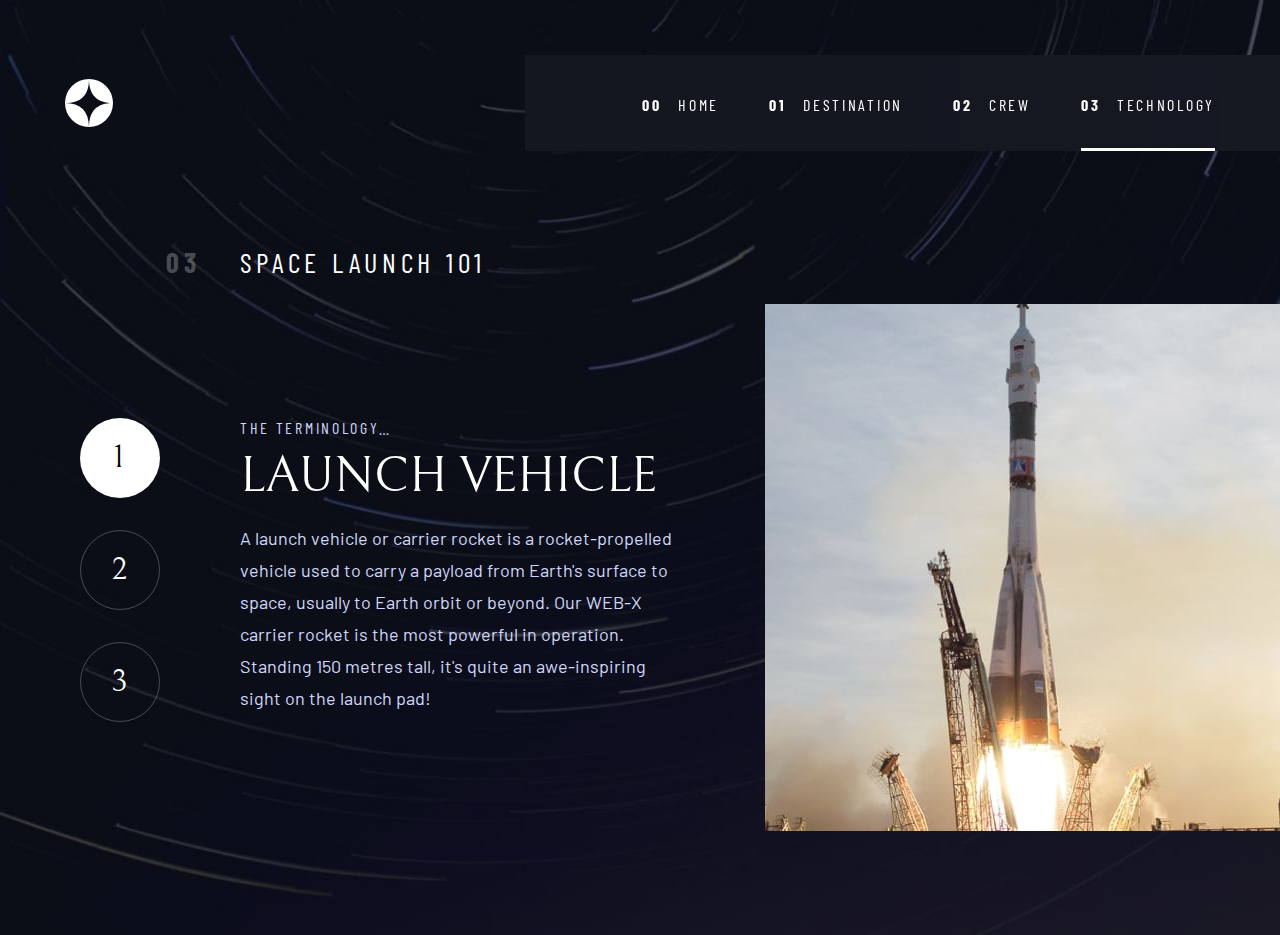
<file: technology-vehicle.html>
<!DOCTYPE html>
<html lang="en">
  <head>
    <meta charset="UTF-8" />
    <meta name="viewport" content="width=device-width, initial-scale=1.0" />
    <link rel="stylesheet" href="./css/technology.css" />
    <link
      rel="icon"
      type="image/png"
      sizes="32x32"
      href="./assets/favicon-32x32.png" />

    <title>Frontend Mentor | Space tourism website</title>
    <link
      rel="stylesheet"
      href="https://site-assets.fontawesome.com/releases/v6.4.2/css/all.css" />
    <link
      rel="stylesheet"
      href="https://site-assets.fontawesome.com/releases/v6.4.2/css/sharp-solid.css" />
    <link
      rel="stylesheet"
      href="https://site-assets.fontawesome.com/releases/v6.4.2/css/sharp-regular.css" />
    <link
      rel="stylesheet"
      href="https://site-assets.fontawesome.com/releases/v6.4.2/css/sharp-light.css" />
  </head>
  <body>
    <header>
        <nav>
          <div class="nav_content container">
            <a class="logo" href="./index.html">
              <img src="./assets/shared/logo.svg" alt="" />
            </a>
            <input type="checkbox" id="check" />
            <label for="check" class="icons">
              <i class="fa-solid fa-bars" id="menu_bar"></i>
              <i class="fa-solid fa-xmark-large" id="close_bar"></i>
            </label>
            <ul class="navlist">
              <li class="link">
                <a href="./index.html"><span>00</span> HOME</a>
              </li>
              <li class="link">
                <a href="./destination-moon.html"
                  ><span>01</span> DESTINATION</a
                >
              </li>
              <li class="link">
                <a href="./crew-commander.html"><span>02</span> CREW</a>
              </li>
              <li class="link">
                <a href="#"><span>03</span> TECHNOLOGY</a>
              </li>
            </ul>
          </div>
        </nav>
        <div class="header_content main_container">
          <div class="header_text container">
            <div class="header_secrion_links">
              <a href="#">1</a>
              <a href="./technology-spaceport.html">2</a>
              <a href="./technology-capsule.html">3</a>
            </div>
            <div class="header_text_content">
              <p>THE TERMINOLOGY…</p>
              <h1>LAUNCH VEHICLE</h1>
              <p>
                A launch vehicle or carrier rocket is a rocket-propelled vehicle
                used to carry a payload from Earth's surface to space, usually
                to Earth orbit or beyond. Our WEB-X carrier rocket is the most
                powerful in operation. Standing 150 metres tall, it's quite an
                awe-inspiring sight on the launch pad!
              </p>
            </div>
          </div>
          <div class="header_img">
            <img
              class="vehicle_1"
              src="./assets/technology/image-launch-vehicle-portrait.jpg"
              alt="" />
            <img
              class="vehicle_2"
              src="./assets/technology/image-launch-vehicle-landscape.jpg"
              alt="" />
          </div>
          <p><span>03</span> SPACE LAUNCH 101</p>
        </div>
    </header>
  </body>
</html>
</file>
<file: css/index.css>
@import url("https://fonts.googleapis.com/css2?family=Barlow+Condensed:wght@100;200;300;400;500;600;700;800;900&family=Barlow:wght@100;200;300;400;500;600;700;800;900&family=Bellefair&display=swap");

* {
  margin: 0;
  padding: 0;
  box-sizing: border-box;
}
img {
  max-width: 100%;
}
header {
  background-image: url(../assets/home/background-home-desktop.jpg);
  background-repeat: no-repeat;
  background-size: cover;
  padding: 40px 0 130px;
}
a {
  text-decoration: none;
}
nav {
  position: relative;
  width: 100%;
  padding: 24px 0 24px 55px;
  align-items: center;
  z-index: 100;
  max-width: 100%;
  padding: 39px 0 38px;
}
nav::after {
  content: "";
  width: 59%;
  height: 96px;
  z-index: -1;
  background-color: rgba(255, 255, 255, 0.04);
  top: 15px;
  right: 0;
  backdrop-filter: blur(81.55px);
  position: absolute;
}
.navlist {
  display: flex;
  list-style: none;
  gap: 50px;
  position: relative;
}
.navlist::before {
  content: "";
  width: 450px;
  height: 1px;
  background-color: white;
  position: absolute;
  opacity: 0.3;
  left: -530px;
  top: 50%;
}
.navlist .link:nth-child(1) a{
  border-bottom: 3px solid white;
}
.logo {
  transform: translateX(-110px);
}
#check {
  display: none;
}
.icons {
  display: none;
}
.nav_content {
  display: flex;
  justify-content: space-between;
  align-items: center;
}
.link span {
  color: white;
  font-family: Barlow Condensed;
  font-weight: 700;
  letter-spacing: 2.7px;
  margin-right: 11px;
}
.link a {
  color: white;
  font-family: Barlow Condensed;
  letter-spacing: 2.7px;
  padding-bottom: 34px;
  position: relative;
}
.link a:hover {
  border-bottom: 3px solid white;
}
.container {
  max-width: 1105px;
  margin: 0 auto;
}
.header_content {
  padding-top: 250px;
  display: flex;
  justify-content: space-between;
  align-items: center;
}
.header_text {
  max-width: 445px;
  display: flex;
  flex-direction: column;
  gap: 24px;
  align-items: center;
}
.header_text p:nth-child(1) {
  color: #d0d6f9;
  font-size: 28px;
  font-family: Barlow Condensed;
  letter-spacing: 4.72px;
}
.header_text h1 {
  color: white;
  font-size: 150px;
  font-family: Bellefair;
  font-weight: 400;
}
.header_text p:last-child {
  color: #d0d6f9;
  font-size: 18px;
  font-family: Barlow;
  line-height: 32px;
}
.header_btn button {
  width: 274px;
  height: 274px;
  border-radius: 50%;
  background-color: white;
  border: none;
  outline: none;
  cursor: pointer;
  transform: translatey(50px);
  position: relative;
  color: #0b0d17;
  font-size: 32px;
  font-family: Bellefair;
  letter-spacing: 2px;
}
.header_btn button:hover::after {
  width: 160%;
  height: 160%;
  content: "";
  background-color: white;
  opacity: 0.1;
  z-index: -1;
  position: absolute;
  transform: translate(-50%, -50%);
  top: 50%;
  left: 50%;
  border-radius: 50%;
}
.header_btn a:hover .header_btn {
  box-shadow: 10px 10px 10px 10px rgba(255, 255, 255, 0.5);
}

@media screen and (max-width: 1350px) {
  .logo {
    transform: translateX(0);
  }
  .header_btn button {
    transform: translate(-50px, 50px);
  }
  .navlist::before {
    display: none;
  }
}
@media screen and (max-width: 1150px) {
  .container {
    max-width: 90%;
  }
  .link span {
    display: none;
  }
}
@media screen and (max-width: 1100px) {
  .header_btn button {
    width: 242px;
    height: 242px;
  }
}
@media screen and (max-width: 900px) {
  header {
    padding: 0 0;
    background-image: url(../assets/home/background-home-tablet.jpg);
    background-position: center;
  }
  .header_content {
    flex-direction: column;
    gap: 156px;
    padding: 106px 0 90px;
  }
  .header_btn button {
    transform: translate(0, 0);
  }
  .nav_content {
    align-items: center;
    padding: 24px 0 0;
  }
  nav::after {
    top: 0;
  }
  .navlist {
    gap: 37px;
  }
  .link a {
    font-size: 14px;
    letter-spacing: 2.36px;
  }
  nav {
    padding: 0;
  }
  .header_text p:nth-child(1) {
    font-size: 20px;
    letter-spacing: 3.38px;
  }
  .header_text p:last-child {
    text-align: center;
    font-size: 16px;
    line-height: 28px;
  }
}
@media screen and (max-width: 700px) {
  header{
    background-image: url(../assets/home/background-home-mobile.jpg);
    padding-bottom: 180px;
  }
  .logo img {
    width: 40px;
    height: 40px;
  }
  nav::after {
    display: none;
  }
  .header_content {
    padding: 48px 0;
    gap: 81px;
  }
  .header_text p:nth-child(1) {
    font-size: 16px;
    letter-spacing: 2.7px;
  }
  .header_text p:last-child {
    font-size: 15px;
    line-height: 25px;
  }
  .header_text h1 {
    font-size: 80px;
    line-height: 100px;
  }
  .header_btn button {
    width: 150px;
    height: 150px;
    font-size: 20px;
    letter-spacing: 1.25px;
  }

  .icons {
    display: block;
    font-size: 24px;
    color: white;
    cursor: pointer;
    z-index: 101;
  }
  #close_bar {
    display: none;
  }
  #check:checked ~ .icons #menu_bar {
    display: none;
  }
  #check:checked ~ .icons #close_bar {
    display: inline-flex;
  }
  nav {
    position: relative;
  }
  .navlist {
    display: flex;
    position: absolute;
    top: 0;
    right: 0;
    flex-direction: column;
    min-height: 100vh;
    background: rgba(255, 255, 255, 0.04);
    backdrop-filter: blur(81.55px);
    width: 0;
    gap: 32px;
    z-index: 100;
    overflow: hidden;
    transition: 0.3s;
  }
  #check:checked ~ .navlist {
    width: 254px;
  }
  .link span {
    display: inline-block;
    margin-right: 11px;
  }
  .link:nth-child(1) {
    margin-top: 118px;
  }
  .link {
    margin-left: 32px;
    word-break: keep-all;
    width: 222px;
  }
  .link a {
    font-size: 16px;
    width: 222px;
    padding: 5px;
  }
}
</file>
<file: css/crew.css>
@import url("https://fonts.googleapis.com/css2?family=Barlow+Condensed:wght@100;200;300;400;500;600;700;800;900&family=Barlow:wght@100;200;300;400;500;600;700;800;900&family=Bellefair&display=swap");

* {
  margin: 0;
  padding: 0;
  box-sizing: border-box;
}
img {
  max-width: 100%;
}
.container {
  max-width: 1135px;
  margin: 0 auto;
}
header {
  background-image: url(../assets//crew/background-crew-desktop.jpg);
  background-repeat: no-repeat;
  background-size: cover;
  padding-top: 40px;
}
a {
  text-decoration: none;
}
nav {
  position: relative;
  width: 100%;
  padding: 24px 0 24px 55px;
  align-items: center;
  z-index: 100;
  padding: 39px 0 38px;
}
nav::after {
  content: "";
  width: 59%;
  height: 96px;
  z-index: -1;
  background-color: rgba(255, 255, 255, 0.04);
  top: 15px;
  right: 0;
  backdrop-filter: blur(81.55px);
  position: absolute;
}
.navlist {
  display: flex;
  list-style: none;
  gap: 50px;
  position: relative;
}
.navlist::before {
  content: "";
  width: 450px;
  height: 1px;
  background-color: white;
  position: absolute;
  opacity: 0.3;
  left: -530px;
  top: 50%;
}
.navlist .link:nth-child(3) a {
  border-bottom: 3px solid white;
}

.logo {
  transform: translateX(-80px);
}
#check {
  display: none;
}
.icons {
  display: none;
}
.nav_content {
  display: flex;
  justify-content: space-between;
  align-items: center;
}
.link span {
  color: white;
  font-family: Barlow Condensed;
  font-weight: 700;
  letter-spacing: 2.7px;
  margin-right: 11px;
}
.link a {
  color: white;
  font-family: Barlow Condensed;
  letter-spacing: 2.7px;
  padding-bottom: 34px;
  position: relative;
}
.link a:hover {
  border-bottom: 3px solid white;
}
.header_img + p {
  position: absolute;
  top: 76px;
  left: 0;
  color: white;
  font-size: 28px;
  font-family: Barlow Condensed;
  text-transform: uppercase;
  letter-spacing: 4.72px;
}
.header_img + p span {
  color: white;
  opacity: 0.25;
  font-size: 28px;
  font-family: Barlow Condensed;
  font-weight: 700;
  letter-spacing: 4.72px;
  margin-right: 28px;
}
.header_content {
  position: relative;
  display: flex;
  align-items: center;
  justify-content: space-between;
  padding: 110px 0 0;
}
.header_tex {
  display: flex;
  align-items: flex-start;
  flex-direction: column;
}
.header_text h2 {
  color: white;
  opacity: 0.5;
  font-size: 32px;
  font-family: Bellefair;
  font-weight: 400;
  text-transform: uppercase;
}
.header_text h1 {
  color: white;
  margin: 15px 0 27px;
  font-size: 56px;
  font-family: Bellefair;
  font-weight: 400;
  text-transform: uppercase;
}
.header_text p {
  max-width: 445px;
  color: #d0d6f9;
  font-size: 18px;
  font-family: Barlow;
  line-height: 32px;
  margin-bottom: 120px;
}
.header_top_cnt_3 p{
  margin-bottom: 88px;
}
.links {
  display: flex;
  gap: 20px;
  align-items: center;
}
.links a:first-child i {
  opacity: 1;
}
.links a i {
  font-size: 15px;
  color: white;
  opacity: 0.2;
}
.links a:hover i {
  color: white;
  opacity: 1;
}

/* specialist */
.head_2 {
  max-width: 615px;
}
.specialist {
  transform: translateX(-50px);
}
.links_sec2 a:first-child i {
  opacity: 0.2;
}
.links_sec2 a:first-child i:hover {
  opacity: 1;
}
.links_sec2 a:nth-child(2) i {
  opacity: 1;
}
/* Pilot */
.links_sec3 a:first-child i:hover {
  opacity: 1;
}
.links_sec3 a:first-child i {
  opacity: 0.2;
}
.links_sec3 a:nth-child(2) i:hover {
  opacity: 1;
}
.links_sec3 a:nth-child(2) i {
  opacity: 0.2;
}
.links_sec3 a:nth-child(3) i {
  opacity: 1;
}
.header_content_3 {
  padding: 110px 0 0;
}
/*  Engineer */
.header_content_4 {
  padding: 158px 0 0;
}
.head_text_4 {
  max-width: 532px;
}
.links_sec4 a:nth-child(1) i,
.links_sec4 a:nth-child(2) i,
.links_sec4 a:nth-child(3) i {
  opacity: 0.2;
}
.links_sec4 a:nth-child(1) i:hover,
.links_sec4 a:nth-child(2) i:hover,
.links_sec4 a:nth-child(3) i:hover {
  opacity: 1;
}
.links_sec4 a:nth-child(4) i {
  opacity: 1;
}

@media screen and (max-width: 1350px) {
  .logo {
    transform: translateX(0);
  }
  .navlist::before {
    display: none;
  }
}
@media screen and (max-width: 1180px) {
  .container {
    max-width: 90%;
  }
  .link span {
    display: none;
  }
  .header_top_cnt h1 {
    font-size: 50px;
  }
}
@media screen and (max-width: 1065px) {
  .specialist {
    transform: translate(0, 0);
  }
  header {
    padding: 0 0;
    background-image: url(../assets/crew/background-crew-tablet.jpg);
    background-position: center;
  }
  .header_content {
    flex-direction: column;
    padding: 124px 0 0;
  }
  .header_img img{
    margin-bottom: 40px;
  }
  .header_img + p {
    font-size: 20px;
    letter-spacing: 3.38px;
    top: 40px;
    left: 0;
  }
  .header_img + p span {
    font-size: 20px;
    letter-spacing: 3.38px;
    margin-right: 16px;
  }
  .header_top_cnt {
    align-items: center;
    text-align: center;
  }
  .header_top_cnt p {
    max-width: 458px;
    font-size: 16px;
  }
  .header_text {
    display: flex;
    align-items: center;
    flex-direction: column;
  }
  .header_top_cnt_2 {
    max-width: 520px;
    align-items: center;
    display: flex;
    flex-direction: column;
  }
  .header_top_cnt_2 p {
    max-width: 520px;
    font-size: 16px;
  }
  .header_top_cnt_2 h1 {
    font-size: 45px;
  }
  .header_top_cnt_4 p {
    max-width: 536px;
    font-size: 16px;
  }
  .header_content_3 {
    max-width: 592px;
  }

  .header_top_cnt_3 {
    max-width: 592px;
  }
  .header_top_cnt_3 p {
    max-width: 592px;
  }
}
@media screen and (max-width: 900px) {
  .header_text h2 {
    font-size: 24px;
  }
  .header_text h1 {
    font-size: 40px;
    margin: 8px 0 16px;
  }
  .header_text p {
    font-size: 16px;
    line-height: 28px;
    margin-bottom: 40px;
  }
  .nav_content {
    align-items: center;
    padding: 24px 0 0;
  }
  nav::after {
    top: 0;
  }
  .navlist {
    gap: 37px;
  }
  .link a {
    font-size: 14px;
    letter-spacing: 2.36px;
  }
  .links a i {
    font-size: 10px;
  }
  nav {
    padding: 0;
  }
}
@media screen and (max-width: 700px) {
  .logo img {
    width: 40px;
    height: 40px;
  }
  nav::after {
    display: none;
  }
  .icons {
    display: block;
    font-size: 24px;
    color: white;
    cursor: pointer;
    z-index: 101;
  }
  #close_bar {
    display: none;
  }
  #check:checked ~ .icons #menu_bar {
    display: none;
  }
  #check:checked ~ .icons #close_bar {
    display: inline-flex;
  }
  nav {
    position: relative;
  }
  .navlist {
    display: flex;
    position: absolute;
    top: 0;
    right: 0;
    flex-direction: column;
    min-height: 100vh;
    background: rgba(255, 255, 255, 0.04);
    backdrop-filter: blur(81.55px);
    width: 0;
    gap: 32px;
    z-index: 100;
    overflow: hidden;
    transition: 0.3s;
  }
  #check:checked ~ .navlist {
    width: 254px;
  }
  .link span {
    display: inline-block;
    margin-right: 11px;
  }
  .link:nth-child(1) {
    margin-top: 118px;
  }
  .link {
    margin-left: 32px;
    word-break: keep-all;
    width: 222px;
  }
  .link a {
    font-size: 16px;
    width: 222px;
    padding-bottom: 5px;
  }
}
@media screen and (max-width: 500px) {
  header{
    background-image: url(../assets/crew/background-crew-mobile.jpg);
    padding-bottom: 70px;
  }
  .header_content {
    flex-direction: column-reverse;
    padding: 85px 0 104px;
  }
  .header_img {
    max-width: 220px;
  }
  .header_img + p {
    top: -34px;
    font-size: 16px;
    letter-spacing: 2.7px;
    
    position: relative;
  }
  .header_img + p span {
    font-size: 16px;
    margin-right: 16px;
    letter-spacing: 2.7px;
  }
  .header_text {
    flex-direction: column-reverse;
    gap: 32px;
    align-items: center;
  }
  .header_top_cnt h2 {
    font-size: 16px;
  }
  .header_top_cnt h1 {
    font-size: 24px;
    margin: 8px 0 16px;
  }
  .header_top_cnt p {
    font-size: 15px;
    margin: 0 0;
    line-height: 25px;
  }
}
</file>
<file: css/moon.css>
@import url("https://fonts.googleapis.com/css2?family=Barlow+Condensed:wght@100;200;300;400;500;600;700;800;900&family=Barlow:wght@100;200;300;400;500;600;700;800;900&family=Bellefair&display=swap");

* {
  margin: 0;
  padding: 0;
  box-sizing: border-box;
}
img {
  max-width: 100%;
}
header {
  background-repeat: no-repeat;
  background-size: cover;
  background-image: url(../assets/destination/background-destination-desktop.jpg);
  padding: 40px 0 118px;
}
a {
  text-decoration: none;
}
.container {
  max-width: 1100px;
  margin: 0 auto;
}
nav {
  position: relative;
  width: 100%;
  padding: 24px 0 24px 55px;
  align-items: center;
  z-index: 100;
  max-width: 100%;
  padding: 39px 0 38px;
}
nav::after {
  content: "";
  width: 59%;
  height: 96px;
  z-index: -1;
  background-color: rgba(255, 255, 255, 0.04);
  top: 15px;
  right: 0;
  backdrop-filter: blur(81.55px);
  position: absolute;
}
ul {
  list-style: none;
}
.navlist {
  display: flex;
  list-style: none;
  gap: 50px;
  position: relative;
}
.navlist::before {
  content: "";
  width: 450px;
  height: 1px;
  background-color: white;
  position: absolute;
  opacity: 0.3;
  left: -530px;
  top: 50%;
}
.navlist .link:nth-child(1) a:hover {
  border-bottom: 3px solid white;
}
.navlist .link:nth-child(2) a {
  border-bottom: 3px solid white;
}
.navlist .link:nth-child(1) {
  border: none;
}
.logo {
  transform: translateX(-110px);
}
#check {
  display: none;
}
.icons {
  display: none;
}
.nav_content {
  display: flex;
  justify-content: space-between;
  align-items: center;
}
.link span {
  color: white;
  font-family: Barlow Condensed;
  font-weight: 700;
  letter-spacing: 2.7px;
  margin-right: 11px;
}
.link a {
  color: white;
  font-family: Barlow Condensed;
  letter-spacing: 2.7px;
  padding-bottom: 34px;
  position: relative;
}
.link a:hover {
  border-bottom: 3px solid white;
}
.header_content {
  padding-top: 175px;
  display: flex;
  align-items: center;
  justify-content: space-between;
  position: relative;
}
.header_text {
  max-width: 445px;
  display: flex;
  align-items: center;
  flex-direction: column;
  align-items: flex-start;
}
.header_text ul {
  display: flex;
  align-items: center;
  gap: 35px;
}
.destination_link a {
  color: #d0d6f9;
  font-family: Barlow Condensed;
  letter-spacing: 2.7px;
  padding-bottom: 12px;
}
.destination_link a:hover {
  border-bottom: 3px solid white;
  color: white;
}
.header_text h1 {
  align-items: flex-start;
  color: white;
  font-size: 100px;
  font-family: Bellefair;
  font-weight: 400;
  margin: 37px 0 14px;
}
.header_text > p {
  color: #d0d6f9;
  text-align: left;
  font-size: 18px;
  font-family: Barlow;
  line-height: 32px;
}
.header_text > p::after {
  display: block;
  content: "";
  width: 445px;
  height: 1px;
  background: #383b4b;
  margin-top: 54px;
  margin-bottom: 28px;
}
.information_boxes {
  display: flex;
  align-items: center;
  gap: 80px;
}
.info_box {
  display: flex;
  flex-direction: column;
  gap: 12px;
  align-items: flex-start;
}
.info_box p {
  color: #d0d6f9;
  font-size: 14px;
  font-family: Barlow Condensed;
  text-transform: uppercase;
  letter-spacing: 2.36px;
}
.info_box h2 {
  color: white;
  font-size: 28px;
  font-family: Bellefair;
  font-weight: 400;
  text-transform: uppercase;
}
.header_content > p {
  position: absolute;
  top: 76px;
  left: -28px;
  color: white;
  font-size: 28px;
  font-family: Barlow Condensed;
  text-transform: uppercase;
  letter-spacing: 4.72px;
}
.header_content > p span {
  color: white;
  opacity: 0.25;
  font-size: 28px;
  font-family: Barlow Condensed;
  font-weight: 700;
  letter-spacing: 4.72px;
  margin-right: 28px;
}
@media screen and (max-width: 1350px) {
  .logo {
    transform: translateX(0);
  }
  .header_btn button {
    transform: translate(-50px, 50px);
  }
  .navlist::before {
    display: none;
  }
}
@media screen and (max-width: 1150px) {
  .container {
    max-width: 90%;
  }
  .link span {
    display: none;
  }
}
@media screen and (max-width: 1030px) {
  header {
    background-image: url(../assets/destination/background-destination-tablet.jpg);
    background-position: center;
  }
  .header_content {
    flex-direction: column;
    gap: 53px;
  }
  .header_text {
    align-items: center;
    max-width: 573px;
  }
  .header_text > p {
    text-align: center;
    font-size: 16px;
    line-height: 28px;
  }
  .header_text > p::after {
    width: 100%;
    margin: 49px 0 28px;
  }
}
@media screen and (max-width: 900px) {
  .header_content > p {
    top: 40px;
    font-size: 20px;
    letter-spacing: 3.38px;
    left: 0;
  }
  .header_content > p span {
    margin-right: 19px;
    font-size: 20px;
    letter-spacing: 3.38px;
  }
  header {
    padding: 0 0;
  }
  .header_content {
    padding: 126px 0 62px;
  }
  .header_img {
    max-height: 300px;
    max-width: 300px;
  }
  .nav_content {
    align-items: center;
    padding: 24px 0 0;
  }
  nav::after {
    top: 0;
  }
  .navlist {
    gap: 37px;
  }
  .link a {
    font-size: 14px;
    letter-spacing: 2.36px;
  }
  nav {
    padding: 0;
  }
  .header_text h1 {
    font-size: 80px;
    margin: 32px 0 8px;
  }
}
@media screen and (max-width: 700px) {
  .logo img {
    width: 40px;
    height: 40px;
  }
  nav::after {
    display: none;
  }
  .icons {
    display: block;
    font-size: 24px;
    color: white;
    cursor: pointer;
    z-index: 101;
  }
  #close_bar {
    display: none;
  }
  #check:checked ~ .icons #menu_bar {
    display: none;
  }
  #check:checked ~ .icons #close_bar {
    display: inline-flex;
  }
  nav {
    position: relative;
  }
  .navlist {
    display: flex;
    position: absolute;
    top: 0;
    right: 0;
    flex-direction: column;
    min-height: 100vh;
    background: rgba(255, 255, 255, 0.04);
    backdrop-filter: blur(81.55px);
    width: 0;
    gap: 32px;
    z-index: 100;
    overflow: hidden;
    transition: 0.3s;
  }
  #check:checked ~ .navlist {
    width: 254px;
  }
  .link span {
    display: inline-block;
    margin-right: 11px;
  }
  .link:nth-child(1) {
    margin-top: 118px;
  }
  .link {
    margin-left: 32px;
    word-break: keep-all;
    width: 222px;
  }
  .link a {
    font-size: 16px;
    width: 222px;
    padding-bottom: 5px;
  }
}
@media screen and (max-width: 500px) {
  header {
    background-image: url(../assets/destination/background-destination-mobile.jpg);
  }
  .header_content ul {
    gap: 26px;
  }
  .header_img {
    max-height: 200px;
    max-width: 200px;
  }
  .header_content {
    padding: 34px 0 57px;
    gap: 26px;
  }
  .header_content > p {
    position: relative;
    top: 0;
    font-size: 16px;
    letter-spacing: 2.7px;
  }
  .header_content > p span {
    font-size: 16px;
    margin-right: 18px;
    letter-spacing: 2.7px;
  }
  .destination_link a {
    font-size: 14px;
    letter-spacing: 2.36px;
  }
  .header_text h1 {
    font-size: 56px;
    margin: 20px 0 1px;
  }
  .header_text > p {
    font-size: 15px;
    line-height: 25px;
  }
  .header_text > p::after {
    margin: 32px 0;
  }
  .information_boxes {
    flex-direction: column;
    gap: 32px;
    align-items: center;
  }
  .info_box {
    text-align: center;
    align-items: center;
    gap: 12px;
  }
}
</file>
<file: css/technology.css>
@import url("https://fonts.googleapis.com/css2?family=Barlow+Condensed:wght@100;200;300;400;500;600;700;800;900&family=Barlow:wght@100;200;300;400;500;600;700;800;900&family=Bellefair&display=swap");

* {
  margin: 0;
  padding: 0;
  box-sizing: border-box;
}
img {
  max-width: 100%;
}

.container {
  max-width: 1150px;
  margin: 0 auto;
}
.main_container{
  max-width: 1650px;
  margin: 0 auto;
}
header {
  background-image: url(../assets/technology/background-technology-desktop.jpg);
  background-repeat: no-repeat;
  background-size: cover;
  padding: 40px 0 100px;
}
a {
  text-decoration: none;
}
nav {
  position: relative;
  width: 100%;
  padding: 24px 0 24px 55px;
  align-items: center;
  z-index: 100;
  padding: 39px 0 38px;
}
nav::after {
  content: "";
  width: 59%;
  height: 96px;
  z-index: -1;
  background-color: rgba(255, 255, 255, 0.04);
  top: 15px;
  right: 0;
  backdrop-filter: blur(81.55px);
  position: absolute;
}
.navlist {
  display: flex;
  list-style: none;
  gap: 50px;
  position: relative;
}
.navlist::before {
  content: "";
  width: 450px;
  height: 1px;
  background-color: white;
  position: absolute;
  opacity: 0.3;
  left: -530px;
  top: 50%;
}
.navlist .link:nth-child(4) a {
  border-bottom: 3px solid white;
}
.logo {
  transform: translateX(-80px);
}
#check {
  display: none;
}
.icons {
  display: none;
}
.nav_content {
  display: flex;
  justify-content: space-between;
  align-items: center;
}
.link span {
  color: white;
  font-family: Barlow Condensed;
  font-weight: 700;
  letter-spacing: 2.7px;
  margin-right: 11px;
}
.link a {
  color: white;
  font-family: Barlow Condensed;
  letter-spacing: 2.7px;
  padding-bottom: 34px;
  position: relative;
}
.link a:hover {
  border-bottom: 3px solid white;
}
.header_img + p {
  position: absolute;
  top: 76px;
  left: 20px;
  color: white;
  font-size: 28px;
  font-family: Barlow Condensed;
  text-transform: uppercase;
  letter-spacing: 4.72px;
}
.header_img + p span {
  color: white;
  opacity: 0.25;
  font-size: 28px;
  font-family: Barlow Condensed;
  font-weight: 700;
  letter-spacing: 4.72px;
  margin-right: 28px;
}
.header_content {
  padding-top: 135px;
  position: relative;
  display: flex;
  align-items: center;
}
.header_text {
  display: flex;
  gap: 80px;
}
.header_secrion_links {
  display: flex;
  flex-direction: column;
  gap: 32px;
}
.header_secrion_links a {
  width: 80px;
  height: 80px;
  background-color: transparent;
  border-radius: 50%;
  border: 1px solid rgba(255, 255, 255, 0.25);
  display: flex;
  align-items: center;
  justify-content: center;
  color: white;
  font-size: 32px;
  font-family: Bellefair;
  letter-spacing: 2px;
}
.header_secrion_links a:nth-child(1) {
  background-color: white;
  color: black;
}
.header_secrion_links a:hover {
  background-color: white;
  color: black;
}
.header_content p:nth-child(1) {
  color: #d0d6f9;
  font-family: Barlow Condensed;
  letter-spacing: 2.7px;
}
.header_text_content h1 {
  color: white;
  margin: 11px 0 17px;
  font-size: 50px;
  font-family: Bellefair;
  font-weight: 400;
}
.header_text_content h1 + p {
  max-width: 445px;
  color: #d0d6f9;
  font-size: 18px;
  font-family: Barlow;
  line-height: 32px;
}
.header_img .img:nth-child(1) {
  position: relative;
  right: 0;
}
/* SPACEPORT */
.header_links_2 a:nth-child(1) {
  background-color: transparent;
  color: white;
}
.header_links_2 a:nth-child(1):hover {
  background-color: white;
  color: black;
}
.header_links_2 a:nth-child(2) {
  background-color: white;
  color: black;
}
/* SPACE CAPSULE */
.header_links_3 a:nth-child(1) {
  background-color: transparent;
  color: white;
}
.header_links_3 a:nth-child(2) {
  background-color: transparent;
  color: white;
}
.header_links_3 a:nth-child(1):hover {
  background-color: white;
  color: black;
}
.header_links_3 a:nth-child(2):hover {
  background-color: white;
  color: black;
}
.header_links_3 a:nth-child(3) {
  background-color: white;
  color: black;
}
.header_img img:nth-child(2) {
  display: none;
}
.header_img + p{
  left: 13%;
}
@media screen and (max-width: 1371px) {
  .header_img {
    right: 0;
  }
}
@media screen and (max-width: 1350px) {
  .logo {
    transform: translateX(0);
  }
  .navlist::before {
    display: none;
  }
}
@media screen and (max-width: 1150px) {
  .header_img img:nth-child(1) {
    display: none;
  }
  .container {
    max-width: 90%;
  }
  .link span {
    display: none;
  }
  .header_content {
    flex-direction: column-reverse;
  }
  .header_img img:last-child {
    margin-bottom: 56px;
  }

  .header_img img:nth-child(2) {
    display: block;
    max-width: 100%;
  }
  .header_secrion_links {
    flex-direction: row;
  }
  .header_text {
    flex-direction: column;
    align-items: center;
    gap: 44px;
  }
  .header_text_content {
    text-align: center;
  }
  .header_text_content h1 + p {
    max-width: 458px;
  }
}
@media screen and (max-width: 900px) {
  header {
    background-image: url(../assets/technology/background-technology-tablet.jpg);
    background-position: center;
    padding: 0 0;
  }

  .header_content {
    padding: 124px 0 97px;
  }
  .nav_content {
    align-items: center;
    padding: 24px 0 0;
  }
  nav::after {
    top: 0;
  }
  .navlist {
    gap: 37px;
  }
  .link a {
    font-size: 14px;
    letter-spacing: 2.36px;
  }
  nav {
    padding: 0 0;
  }
  .header_img + p {
    top: 40px;
    font-size: 20px;
    letter-spacing: 3.38px;
    left: 5%;
    
  }
  .header_img + p span {
    font-size: 20px;
    margin-right: 16px;
    letter-spacing: 3.38px;
  }
  .header_secrion_links {
    gap: 16px;
  }
  .header_secrion_links a {
    width: 60px;
    height: 60px;
    font-size: 24px;
    letter-spacing: 1.5px;
  }
  .header_text_content + p {
    font-size: 16px;
    letter-spacing: 2.7px;
  }
  .header_text_content h1 {
    font-size: 40px;
    margin: 16px 0;
  }
  .header_text_content h1 + p {
    font-size: 16px;
    line-height: 28px;
  }
}
@media screen and (max-width: 700px) {
  .logo img {
    width: 40px;
    height: 40px;
  }
  nav::after {
    display: none;
  }
  .icons {
    display: block;
    font-size: 24px;
    color: white;
    cursor: pointer;
    z-index: 101;
  }
  #close_bar {
    display: none;
  }
  #check:checked ~ .icons #menu_bar {
    display: none;
  }
  #check:checked ~ .icons #close_bar {
    display: inline-flex;
  }
  nav {
    position: relative;
  }
  .navlist {
    display: flex;
    position: absolute;
    top: 0;
    right: 0;
    flex-direction: column;
    min-height: 100vh;
    background: rgba(255, 255, 255, 0.04);
    backdrop-filter: blur(81.55px);
    width: 0;
    gap: 32px;
    z-index: 100;
    overflow: hidden;
    transition: 0.3s;
  }
  #check:checked ~ .navlist {
    width: 254px;
  }
  .link span {
    display: inline-block;
    margin-right: 11px;
  }
  .link:nth-child(1) {
    margin-top: 118px;
  }
  .link {
    margin-left: 32px;
    word-break: keep-all;
    width: 222px;
  }
  .link a {
    font-size: 16px;
    width: 222px;
    padding-bottom: 5px;
  }
}
@media screen and (max-width: 500px) {
  header{
    background-image: url(../assets/technology/background-technology-mobile.jpg);
    padding-bottom: 180px;
  }
  .header_content {
    padding: 85px 0 56px;
  }
  .header_img + p {
    position: relative;
    top: -32px;
    left: 0;
    font-size: 16px;
    letter-spacing: 2.7px;
  }
  .header_img + p span {
    font-size: 16px;
    letter-spacing: 2.7px;
  }
  .header_img img:last-child {
    margin-bottom: 32px;
  }
  .header_secrion_links a {
    width: 40px;
    height: 40px;

    font-size: 16px;
    letter-spacing: 1px;
  }
  .header_text {
    gap: 26px;
  }
  .header_text_content + p {
    font-size: 14px;
    letter-spacing: 2.36px;
  }
  .header_text_content h1 {
    font-size: 24px;
    margin-top: 9px;
  }
  .header_text_content h1 + p {
    font-size: 15px;
    line-height: 25px;
  }
}
</file>
